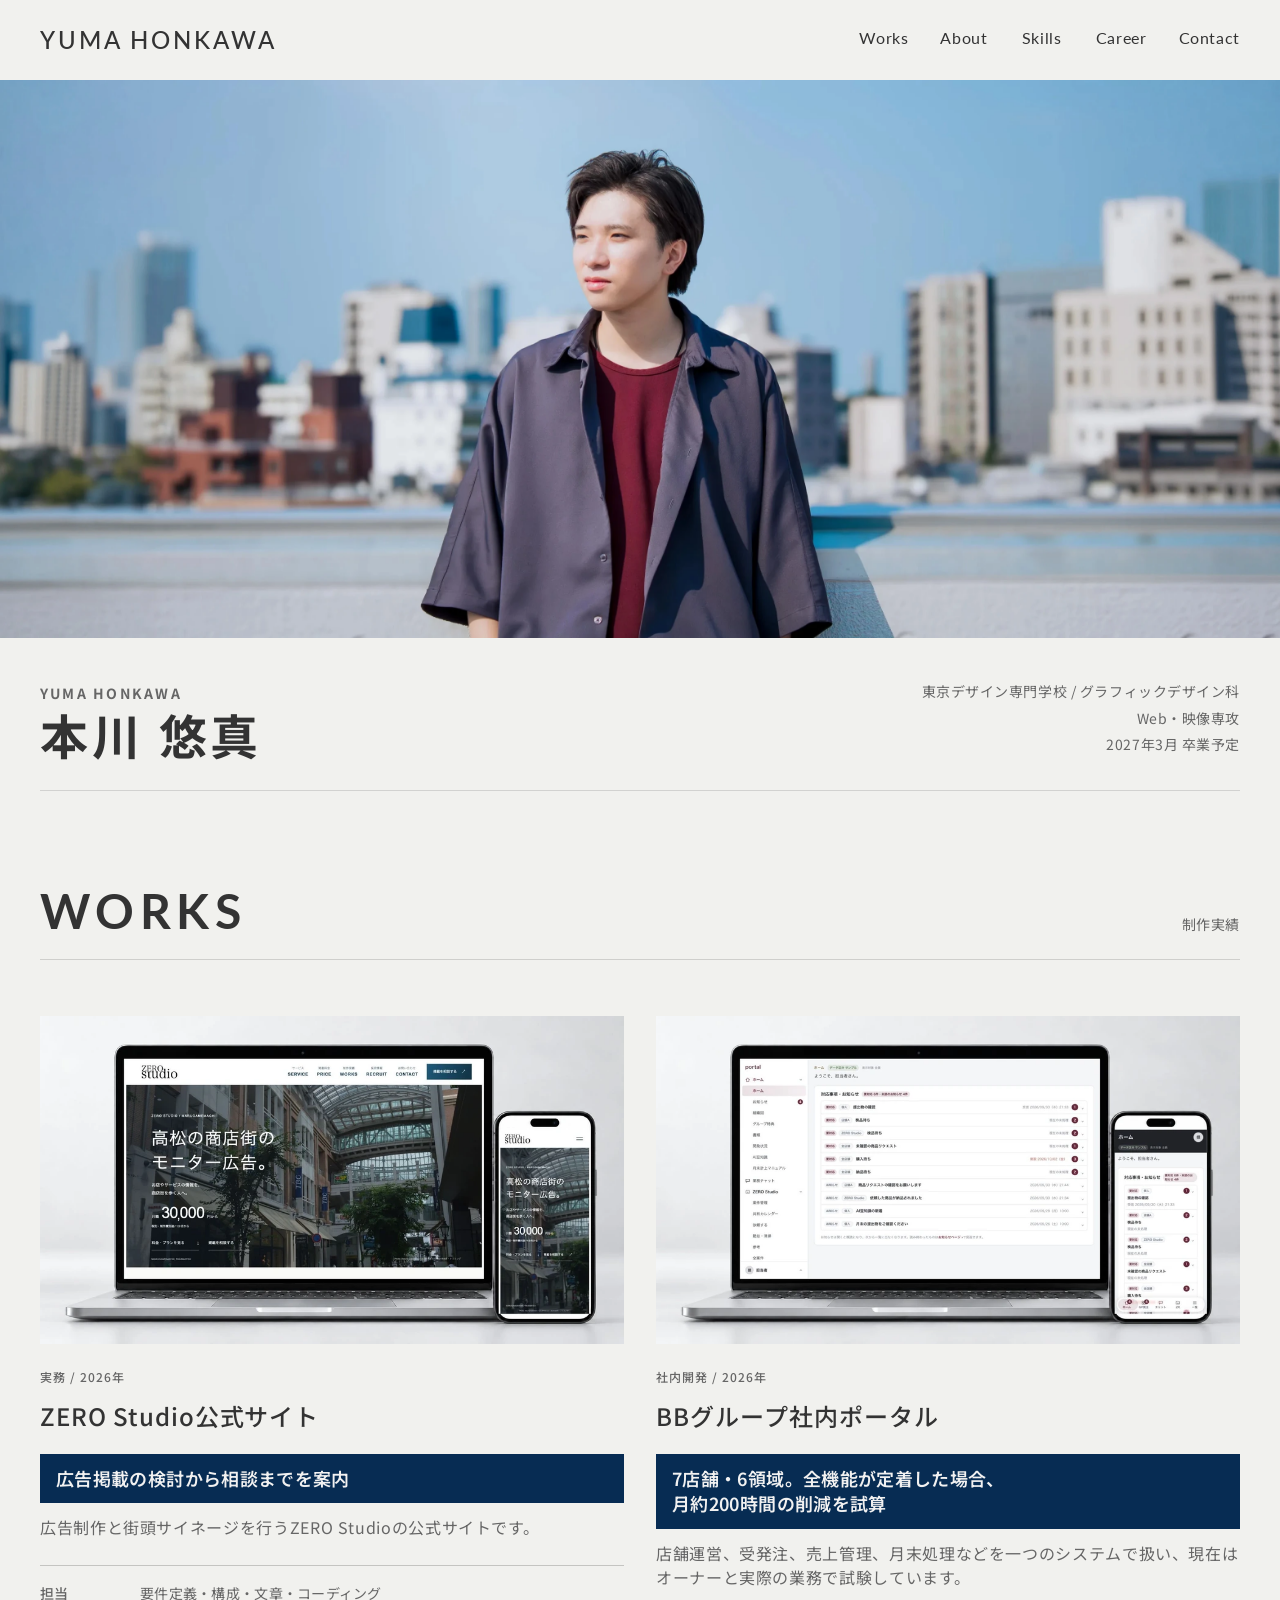
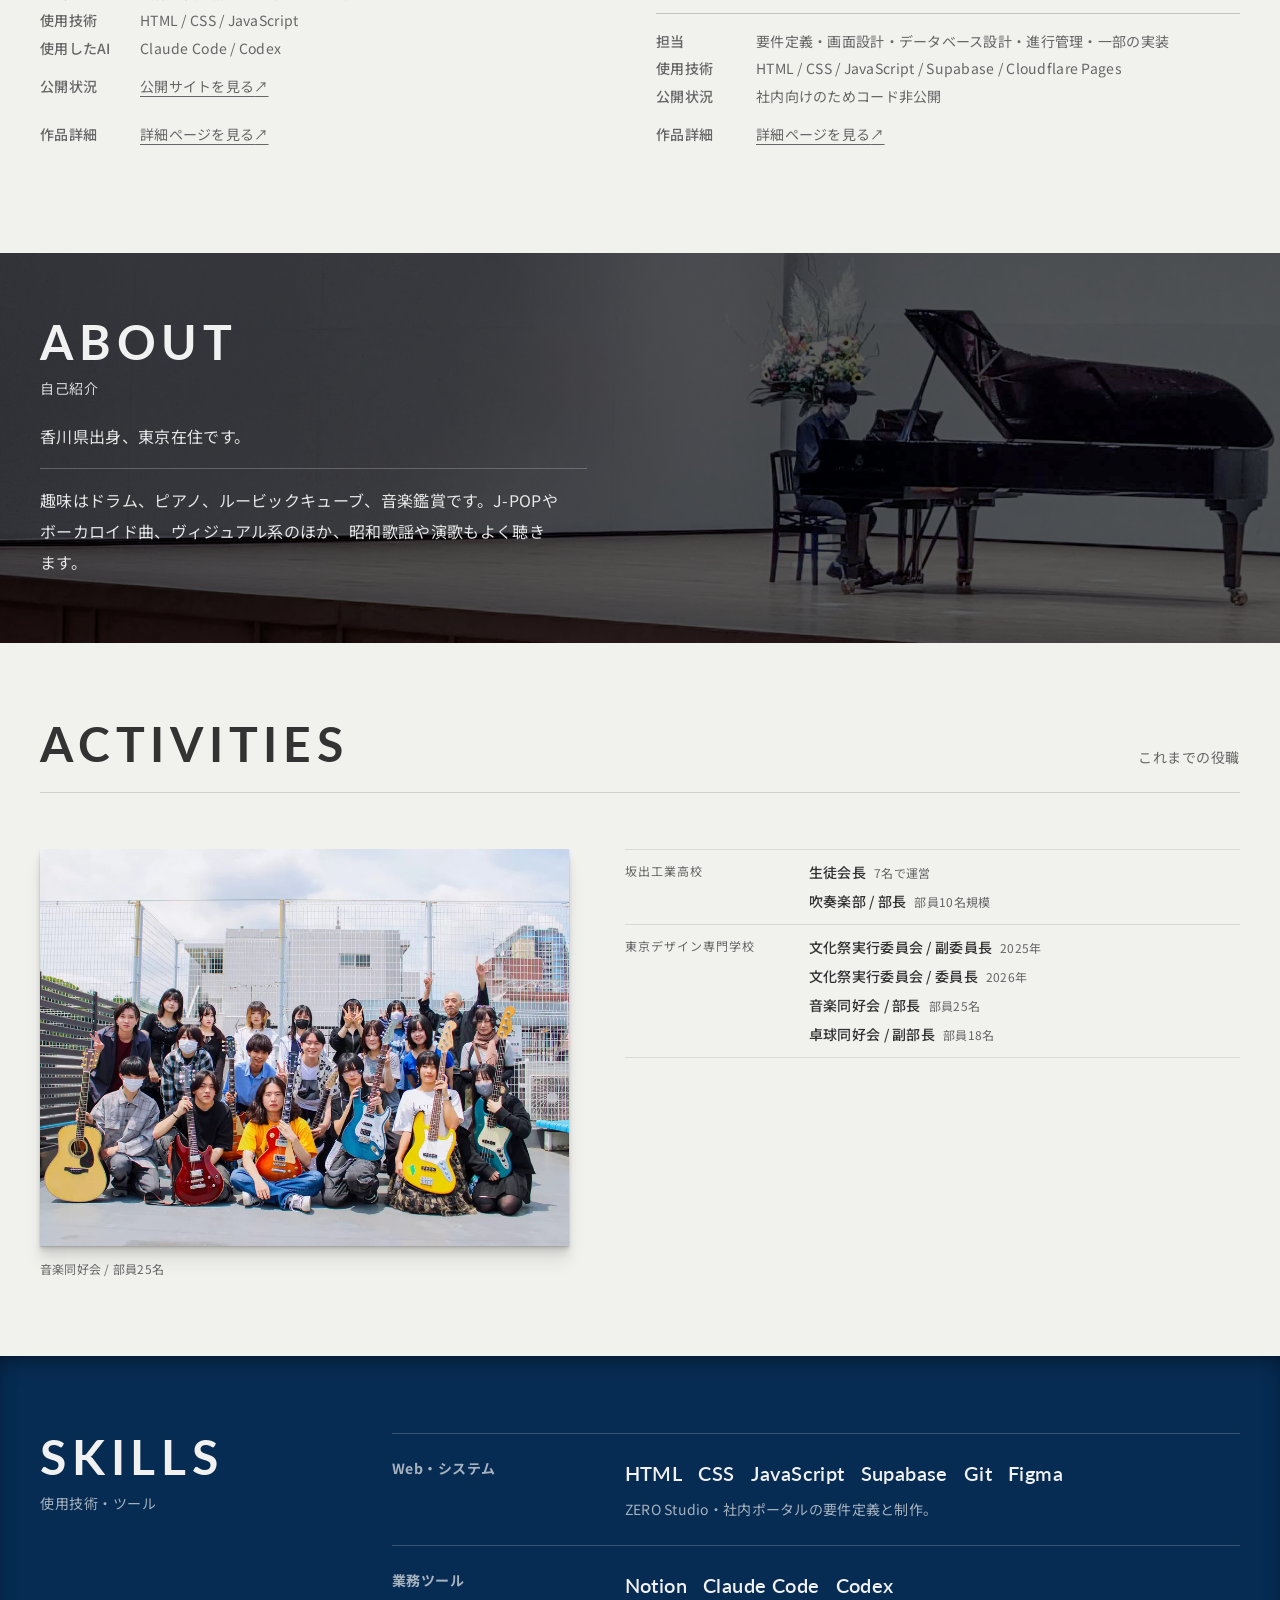
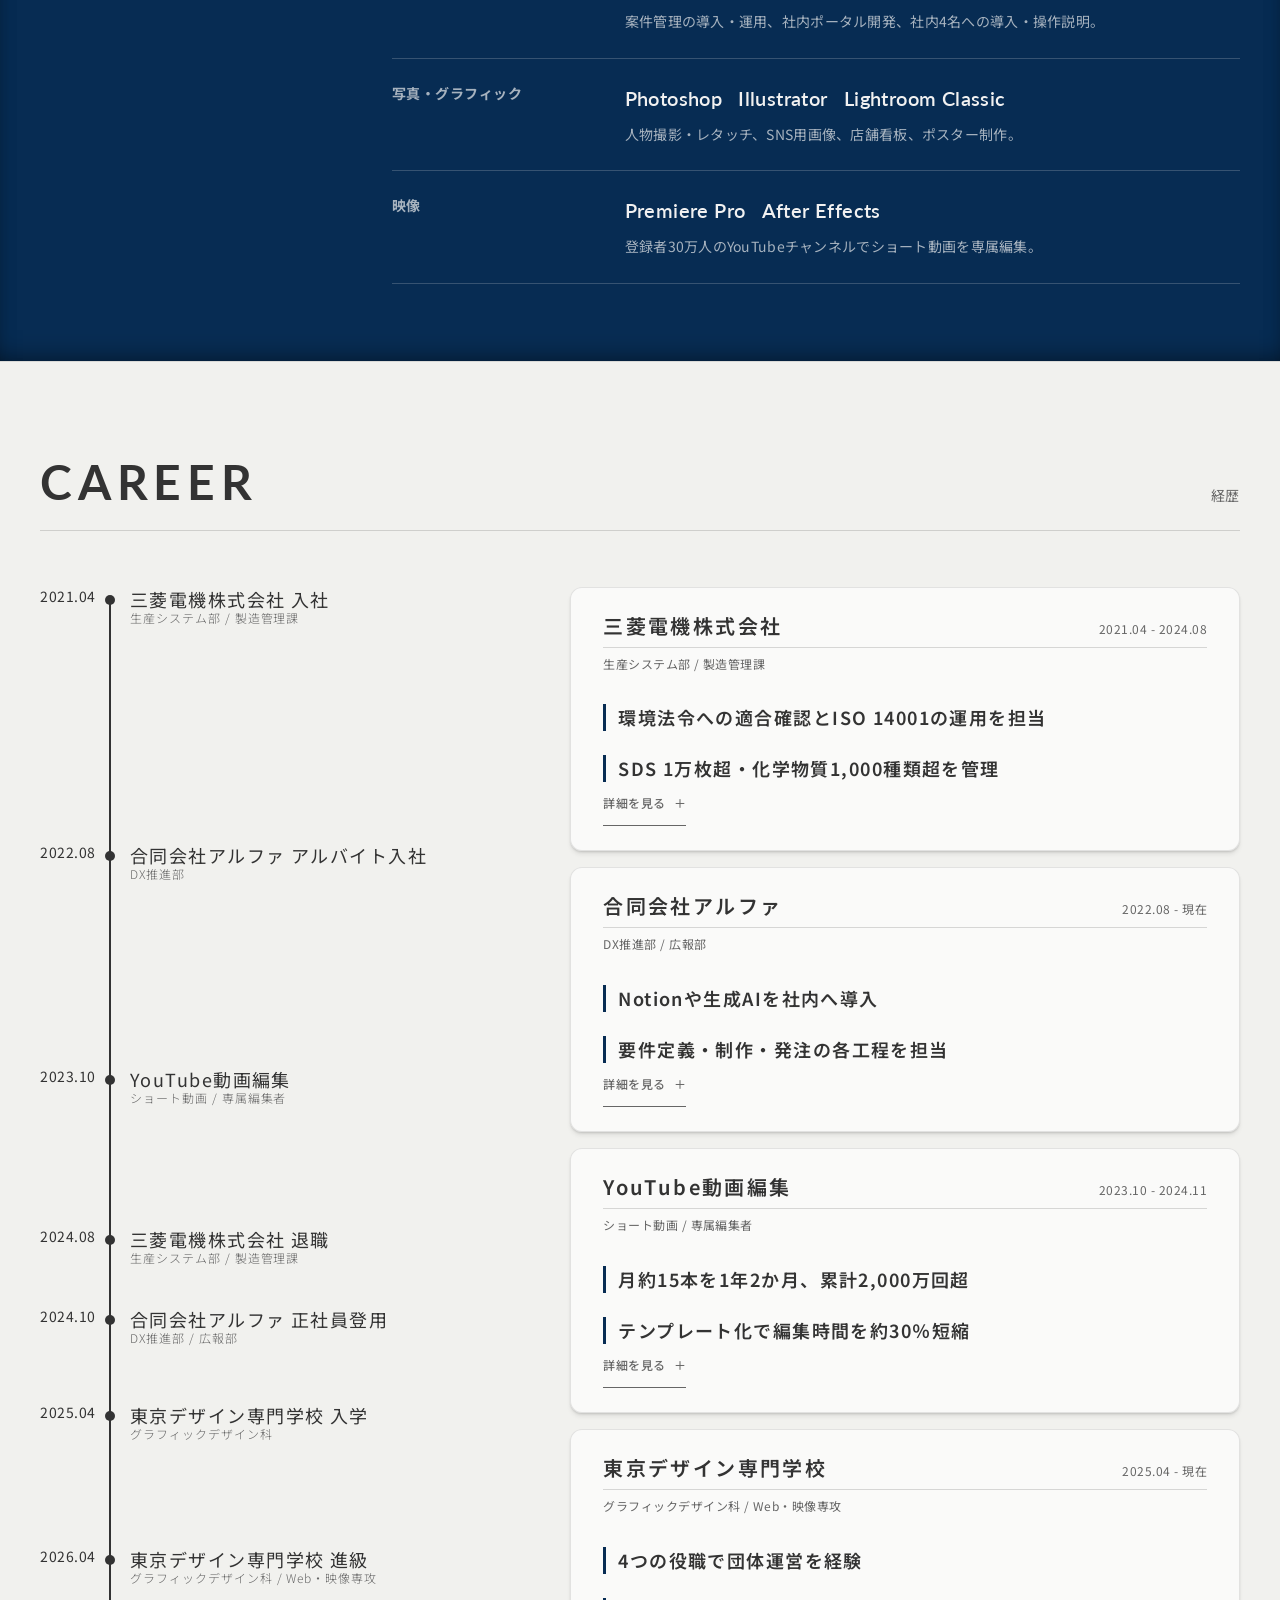
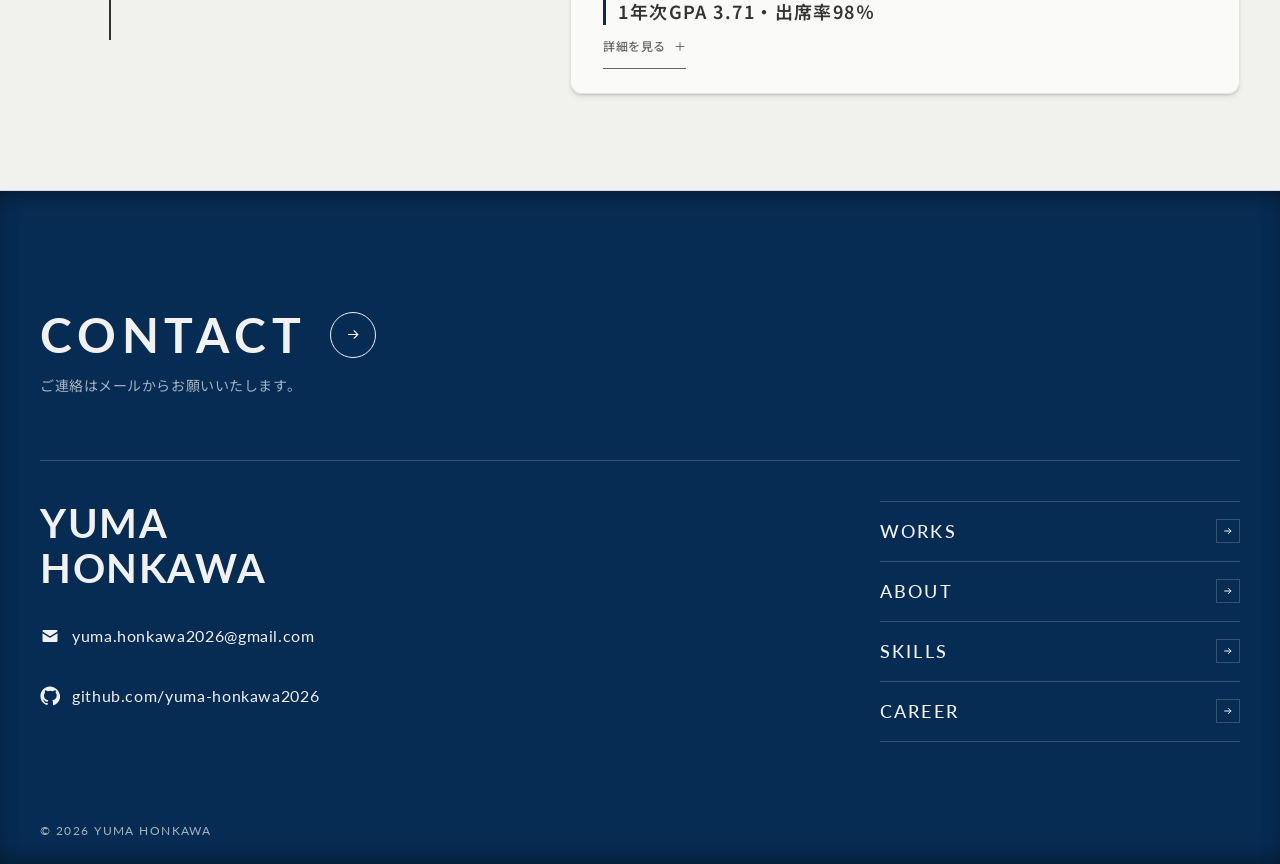
<file: index.html>
<!doctype html>
<html lang="ja">
    <head>
        <meta charset="UTF-8" />
        <meta name="viewport" content="width=device-width, initial-scale=1.0" />
        <title>本川悠真のポートフォリオ</title>
        <meta name="description" content="本川悠真の制作実績・活動・スキル・経歴をまとめたポートフォリオです。" />

        <!-- ファビコン -->
        <link rel="icon" href="favicon.ico" sizes="16x16 32x32 48x48" />
        <link rel="apple-touch-icon" href="apple-touch-icon.png" />

        <!-- OGP（SNSシェア用） -->
        <meta property="og:type" content="website" />
        <meta property="og:url" content="https://yuma-honkawa2026.github.io/" />
        <meta property="og:title" content="本川悠真のポートフォリオ" />
        <meta property="og:description" content="本川悠真の制作実績・活動・スキル・経歴をまとめたポートフォリオです。" />
        <meta property="og:site_name" content="本川悠真 Portfolio" />
        <meta property="og:locale" content="ja_JP" />
        <meta property="og:image" content="https://yuma-honkawa2026.github.io/images/ogp.jpg" />
        <meta property="og:image:width" content="1200" />
        <meta property="og:image:height" content="630" />

        <!-- Google fonts -->
        <link rel="preconnect" href="https://fonts.googleapis.com" />
        <link rel="preconnect" href="https://fonts.gstatic.com" crossorigin />
        <link
            href="https://fonts.googleapis.com/css2?family=Lato:wght@400;500;700&amp;family=Noto+Sans+JP:wght@300;400;500;600;700&amp;display=swap"
            rel="stylesheet"
        />

        <link rel="stylesheet" href="css/ress.css" />
        <link rel="stylesheet" href="css/style.css" />
        <script src="./js/main.js" defer></script>
    </head>

    <body>
        <header class="l-header">
            <nav class="p-gnav" aria-label="グローバルナビゲーション">
                <a class="l-header__logo" href="/">YUMA HONKAWA</a>

                <ul class="p-gnav__list" id="gnav-list">
                    <li class="p-gnav__item"><a class="p-gnav__link" href="#works">Works</a></li>
                    <li class="p-gnav__item"><a class="p-gnav__link" href="#about">About</a></li>
                    <li class="p-gnav__item"><a class="p-gnav__link" href="#skills">Skills</a></li>
                    <li class="p-gnav__item"><a class="p-gnav__link" href="#career">Career</a></li>
                    <li class="p-gnav__item"><a class="p-gnav__link" href="#contact">Contact</a></li>
                </ul>
            </nav>
        </header>

        <main class="l-main">
            <section class="p-hero">
                <img
                    class="p-hero__image"
                    src="images/hero-honkawa.webp"
                    alt="本川悠真のポートレート"
                    width="3132"
                    height="1417"
                    fetchpriority="high"
                />

                <div class="p-hero__detail l-inner">
                    <div class="p-hero__name">
                        <p class="p-hero__name-en">YUMA HONKAWA</p>
                        <h1 class="p-hero__name-ja">本川 悠真</h1>
                    </div>

                    <p class="p-hero__school">
                        東京デザイン専門学校 / グラフィックデザイン科<br />
                        Web・映像専攻<br />
                        2027年3月 卒業予定<br />
                    </p>
                </div>
            </section>

            <section class="p-work l-section" id="works">
                <div class="l-inner">
                    <header class="c-section-head c-section-head--primary">
                        <h2 class="c-section-title">WORKS</h2>
                        <p class="c-section-subtitle">制作実績</p>
                    </header>

                    <ul class="p-work__list">
                        <li class="p-work__item">
                            <a class="p-work__media p-work__media--link" href="zero-studio.html" tabindex="-1" aria-hidden="true">
                                <img
                                    class="p-work__image"
                                    src="images/work_zero-studio.webp"
                                    alt="ZERO Studio公式サイトのPC・スマートフォン表示"
                                    width="960"
                                    height="540"
                                    loading="lazy"
                                />
                            </a>

                            <div class="p-work__detail">
                                <p class="p-work__detail-label">実務 / 2026年</p>
                                <h3 class="p-work__detail-title">
                                    <a class="p-work__detail-title-link" href="zero-studio.html"
                                        ><span class="u-nowrap">ZERO Studio</span> <span class="u-nowrap">公式サイト</span></a
                                    >
                                </h3>
                                <p class="p-work__detail-result" data-result-reveal>
                                    <span class="p-work__detail-result-text">広告掲載の検討から相談までを案内</span>
                                </p>
                                <p class="p-work__detail-text">
                                    広告制作と街頭サイネージを行うZERO Studioの<span class="u-nowrap">公式サイトです。</span>
                                </p>
                                <dl class="p-work__detail-role">
                                    <div class="p-work__detail-row">
                                        <dt class="p-work__detail-term">担当</dt>
                                        <dd class="p-work__detail-desc">
                                            要件定義・構成・文章・<span class="u-nowrap">コーディング</span>
                                        </dd>
                                    </div>

                                    <div class="p-work__detail-row">
                                        <dt class="p-work__detail-term">使用技術</dt>
                                        <dd class="p-work__detail-desc">HTML / CSS / JavaScript</dd>
                                    </div>

                                    <div class="p-work__detail-row">
                                        <dt class="p-work__detail-term">使用したAI</dt>
                                        <dd class="p-work__detail-desc">Claude Code / Codex</dd>
                                    </div>

                                    <div class="p-work__detail-row">
                                        <dt class="p-work__detail-term">公開状況</dt>
                                        <dd class="p-work__detail-desc">
                                            <a
                                                class="p-work__detail-link"
                                                href="https://zerostudio-takamatsu.com"
                                                target="_blank"
                                                rel="noopener noreferrer"
                                                >公開サイトを見る</a
                                            >
                                        </dd>
                                    </div>

                                    <div class="p-work__detail-row">
                                        <dt class="p-work__detail-term">作品詳細</dt>
                                        <dd class="p-work__detail-desc">
                                            <a class="p-work__detail-link" href="zero-studio.html">詳細ページを見る</a>
                                        </dd>
                                    </div>
                                </dl>
                            </div>
                        </li>

                        <li class="p-work__item">
                            <a class="p-work__media p-work__media--link" href="bb-portal.html" tabindex="-1" aria-hidden="true">
                                <img
                                    class="p-work__image"
                                    src="images/work_bb-portal-card.webp"
                                    alt="社内ポータルのPC・スマートフォン表示（サンプルデータ）"
                                    width="960"
                                    height="540"
                                    loading="lazy"
                                />
                            </a>

                            <div class="p-work__detail">
                                <p class="p-work__detail-label">社内開発 / 2026年</p>
                                <h3 class="p-work__detail-title">
                                    <a class="p-work__detail-title-link" href="bb-portal.html"
                                        ><span class="u-nowrap">BBグループ</span> <span class="u-nowrap">社内ポータル</span></a
                                    >
                                </h3>
                                <p class="p-work__detail-result" data-result-reveal>
                                    <span class="p-work__detail-result-text"
                                        ><span class="p-work__detail-result-phrase">7店舗・6領域。</span><wbr /><span
                                            class="p-work__detail-result-phrase"
                                            >全機能が定着した場合、</span
                                        ><br /><span class="p-work__detail-result-phrase">月約200時間の削減を試算</span></span
                                    >
                                </p>
                                <p class="p-work__detail-text">
                                    店舗運営、受発注、売上管理、月末処理などを一つのシステムで扱い、現在はオーナーと実際の業務で試験しています。
                                </p>
                                <dl class="p-work__detail-role">
                                    <div class="p-work__detail-row">
                                        <dt class="p-work__detail-term">担当</dt>
                                        <dd class="p-work__detail-desc">
                                            <span class="u-nowrap">要件定義</span>・<span class="u-nowrap">画面設計</span>・<span
                                                class="u-nowrap"
                                                >データベース設計</span
                                            >・<span class="u-nowrap">進行管理</span>・<span class="u-nowrap">一部の実装</span>
                                        </dd>
                                    </div>

                                    <div class="p-work__detail-row">
                                        <dt class="p-work__detail-term">使用技術</dt>
                                        <dd class="p-work__detail-desc">
                                            HTML / CSS / JavaScript / Supabase&nbsp;/
                                            <span class="u-nowrap">Cloudflare Pages</span>
                                        </dd>
                                    </div>

                                    <div class="p-work__detail-row">
                                        <dt class="p-work__detail-term">公開状況</dt>
                                        <dd class="p-work__detail-desc">社内向けのためコード非公開</dd>
                                    </div>

                                    <div class="p-work__detail-row">
                                        <dt class="p-work__detail-term">作品詳細</dt>
                                        <dd class="p-work__detail-desc">
                                            <a class="p-work__detail-link" href="bb-portal.html">詳細ページを見る</a>
                                        </dd>
                                    </div>
                                </dl>
                            </div>
                        </li>
                    </ul>
                </div>
            </section>

            <section class="p-about l-section" id="about">
                <div class="l-inner">
                    <header class="c-section-head c-section-head--aside">
                        <h2 class="c-section-title">ABOUT</h2>
                        <p class="c-section-subtitle">自己紹介</p>
                    </header>

                    <div class="p-about__body">
                        <p class="p-about__text">香川県出身、東京在住です。</p>
                        <p class="p-about__text">
                            趣味はドラム、ピアノ、<span class="u-nowrap">ルービックキューブ</span>、<span
                                class="u-nowrap u-nowrap--short"
                                >音楽鑑賞です。</span
                            ><span class="u-nowrap u-nowrap--short">J-POP</span>や<span class="u-nowrap u-nowrap--short"
                                >ボーカロイド曲</span
                            >、<span class="u-nowrap u-nowrap--short">ヴィジュアル系</span>のほか、<span
                                class="u-nowrap u-nowrap--short"
                                >昭和歌謡や演歌</span
                            >もよく聴きます。
                        </p>
                    </div>
                </div>
            </section>

            <section class="p-activities l-section" id="activities">
                <div class="l-inner">
                    <header class="c-section-head c-section-head--primary">
                        <h2 class="c-section-title">ACTIVITIES</h2>
                        <p class="c-section-subtitle">これまでの役職</p>
                    </header>

                    <div class="p-activities__body">
                        <figure class="p-activities__figure">
                            <div class="p-activities__media">
                                <img
                                    class="p-activities__image"
                                    src="images/activities.webp"
                                    alt="音楽同好会の部員と撮影した集合写真"
                                    width="1200"
                                    height="742"
                                    loading="lazy"
                                    decoding="async"
                                />
                            </div>
                            <figcaption class="p-activities__caption">音楽同好会 / 部員25名</figcaption>
                        </figure>

                        <dl class="p-activities__list">
                            <div class="p-activities__row">
                                <dt class="p-activities__org">坂出工業高校</dt>
                                <dd class="p-activities__roles">
                                    <span class="p-activities__role"
                                        >生徒会長<small class="p-activities__note">7名で運営</small></span
                                    >
                                    <span class="p-activities__role"
                                        >吹奏楽部 / 部長<small class="p-activities__note">部員10名規模</small></span
                                    >
                                </dd>
                            </div>

                            <div class="p-activities__row">
                                <dt class="p-activities__org">東京デザイン専門学校</dt>
                                <dd class="p-activities__roles">
                                    <span class="p-activities__role"
                                        >文化祭実行委員会 / 副委員長<small class="p-activities__note">2025年</small></span
                                    >
                                    <span class="p-activities__role"
                                        >文化祭実行委員会 / 委員長<small class="p-activities__note">2026年</small></span
                                    >
                                    <span class="p-activities__role"
                                        >音楽同好会 / 部長<small class="p-activities__note">部員25名</small></span
                                    >
                                    <span class="p-activities__role"
                                        >卓球同好会 / 副部長<small class="p-activities__note">部員18名</small></span
                                    >
                                </dd>
                            </div>
                        </dl>
                    </div>
                </div>
            </section>

            <section class="p-skills l-section" id="skills">
                <div class="l-inner">
                    <header class="c-section-head c-section-head--aside">
                        <h2 class="c-section-title">SKILLS</h2>
                        <p class="c-section-subtitle">使用技術・ツール</p>
                    </header>

                    <dl class="p-skills__list">
                        <div class="p-skills__group">
                            <dt class="p-skills__category">Web・システム</dt>
                            <dd class="p-skills__content">
                                <p class="p-skills__items">
                                    <span class="p-skills__item">HTML</span>
                                    <span class="p-skills__item">CSS</span>
                                    <span class="p-skills__item">JavaScript</span>
                                    <span class="p-skills__item">Supabase</span>
                                    <span class="p-skills__item">Git</span>
                                    <span class="p-skills__item">Figma</span>
                                </p>
                                <p class="p-skills__usage">ZERO Studio・社内ポータルの要件定義と制作。</p>
                            </dd>
                        </div>

                        <div class="p-skills__group">
                            <dt class="p-skills__category">業務ツール</dt>
                            <dd class="p-skills__content">
                                <p class="p-skills__items">
                                    <span class="p-skills__item">Notion</span>
                                    <span class="p-skills__item">Claude Code</span>
                                    <span class="p-skills__item">Codex</span>
                                </p>
                                <p class="p-skills__usage">案件管理の導入・運用、社内ポータル開発、社内4名への導入・操作説明。</p>
                            </dd>
                        </div>

                        <div class="p-skills__group">
                            <dt class="p-skills__category">写真・グラフィック</dt>
                            <dd class="p-skills__content">
                                <p class="p-skills__items">
                                    <span class="p-skills__item">Photoshop</span>
                                    <span class="p-skills__item">Illustrator</span>
                                    <span class="p-skills__item">Lightroom Classic</span>
                                </p>
                                <p class="p-skills__usage">人物撮影・レタッチ、SNS用画像、店舗看板、ポスター制作。</p>
                            </dd>
                        </div>

                        <div class="p-skills__group">
                            <dt class="p-skills__category">映像</dt>
                            <dd class="p-skills__content">
                                <p class="p-skills__items">
                                    <span class="p-skills__item">Premiere Pro</span>
                                    <span class="p-skills__item">After Effects</span>
                                </p>
                                <p class="p-skills__usage">登録者30万人のYouTubeチャンネルでショート動画を専属編集。</p>
                            </dd>
                        </div>
                    </dl>
                </div>
            </section>

            <section class="p-career l-section" id="career">
                <div class="l-inner">
                    <header class="c-section-head c-section-head--primary">
                        <h2 class="c-section-title">CAREER</h2>
                        <p class="c-section-subtitle">経歴</p>
                    </header>

                    <div class="p-career__body">
                        <div class="p-timeline">
                            <ol class="p-timeline__list">
                                <li class="p-timeline__item" data-org="mitsubishi" style="--career-start: 0; --career-span: 16">
                                    <time class="p-timeline__date" datetime="2021-04">2021.04</time>

                                    <div class="p-timeline__body">
                                        <h3 class="p-timeline__title">
                                            三菱電機株式会社 <span class="p-timeline__event">入社</span>
                                        </h3>
                                        <p class="p-timeline__subtitle">生産システム部 / 製造管理課</p>
                                    </div>
                                </li>

                                <li class="p-timeline__item" data-org="alpha" style="--career-start: 16; --career-span: 14">
                                    <time class="p-timeline__date" datetime="2022-08">2022.08</time>

                                    <div class="p-timeline__body">
                                        <h3 class="p-timeline__title">
                                            合同会社アルファ <span class="p-timeline__event">アルバイト入社</span>
                                        </h3>
                                        <p class="p-timeline__subtitle">DX推進部</p>
                                    </div>
                                </li>

                                <li class="p-timeline__item" data-org="youtube" style="--career-start: 30; --career-span: 10">
                                    <time class="p-timeline__date" datetime="2023-10">2023.10</time>

                                    <div class="p-timeline__body">
                                        <h3 class="p-timeline__title">YouTube動画編集</h3>
                                        <p class="p-timeline__subtitle">ショート動画 / 専属編集者</p>
                                    </div>
                                </li>

                                <li class="p-timeline__item" data-org="mitsubishi" style="--career-start: 40; --career-span: 5">
                                    <time class="p-timeline__date" datetime="2024-08">2024.08</time>

                                    <div class="p-timeline__body">
                                        <h3 class="p-timeline__title">
                                            三菱電機株式会社 <span class="p-timeline__event">退職</span>
                                        </h3>
                                        <p class="p-timeline__subtitle">生産システム部 / 製造管理課</p>
                                    </div>
                                </li>

                                <li
                                    class="p-timeline__item"
                                    data-org="alpha"
                                    style="--career-start: 42; --career-span: 9; --career-shift: 3"
                                >
                                    <time class="p-timeline__date" datetime="2024-10">2024.10</time>

                                    <div class="p-timeline__body">
                                        <h3 class="p-timeline__title">
                                            合同会社アルファ <span class="p-timeline__event">正社員登用</span>
                                        </h3>
                                        <p class="p-timeline__subtitle">DX推進部 / 広報部</p>
                                    </div>
                                </li>

                                <li
                                    class="p-timeline__item"
                                    data-org="tda"
                                    style="--career-start: 48; --career-span: 12; --career-shift: 3"
                                >
                                    <time class="p-timeline__date" datetime="2025-04">2025.04</time>

                                    <div class="p-timeline__body">
                                        <h3 class="p-timeline__title">
                                            東京デザイン専門学校 <span class="p-timeline__event">入学</span>
                                        </h3>
                                        <p class="p-timeline__subtitle">グラフィックデザイン科</p>
                                    </div>
                                </li>

                                <li class="p-timeline__item" data-org="tda" style="--career-start: 60; --career-span: 5">
                                    <time class="p-timeline__date" datetime="2026-04">2026.04</time>

                                    <div class="p-timeline__body">
                                        <h3 class="p-timeline__title">
                                            東京デザイン専門学校 <span class="p-timeline__event">進級</span>
                                        </h3>
                                        <p class="p-timeline__subtitle">グラフィックデザイン科 / Web・映像専攻</p>
                                    </div>
                                </li>
                            </ol>

                            <div class="p-timeline__ranges" aria-hidden="true">
                                <span
                                    class="p-timeline__range"
                                    data-org="mitsubishi"
                                    style="--range-start: 0; --range-span: 40"
                                ></span>
                                <span
                                    class="p-timeline__range"
                                    data-org="alpha"
                                    style="--range-start: 16; --range-span: 49"
                                ></span>
                                <span
                                    class="p-timeline__range"
                                    data-org="youtube"
                                    style="--range-start: 30; --range-span: 13"
                                ></span>
                                <span
                                    class="p-timeline__range"
                                    data-org="tda"
                                    style="--range-start: 48; --range-span: 17; --range-shift: 3"
                                ></span>
                            </div>
                        </div>

                        <div class="p-career__cards">
                            <article class="p-career-card p-career-card--mitsubishi" data-org="mitsubishi">
                                <div class="p-career-card__head">
                                    <h3 class="p-career-card__title">三菱電機株式会社</h3>
                                    <p class="p-career-card__period">2021.04 - 2024.08</p>
                                </div>
                                <p class="p-career-card__role">生産システム部 / 製造管理課</p>
                                <div class="p-career-card__details" id="career-mitsubishi-details">
                                    <p class="p-career-card__lead">
                                        環境法令への適合確認と<span class="u-nowrap">ISO 14001</span>の運用を担当
                                    </p>
                                    <p class="p-career-card__text" aria-hidden="true">
                                        大気汚染防止法などに基づく排出物の適合確認を3年間担当しました。<span class="u-nowrap"
                                            >ISO 14001</span
                                        >では、文書更新、実績集計、内部監査・外部審査への対応、環境目標の管理、廃棄物処理に<span
                                            class="u-nowrap"
                                            >携わりました。</span
                                        >
                                    </p>
                                    <p class="p-career-card__lead">SDS 1万枚超・化学物質1,000種類超を管理</p>
                                    <p class="p-career-card__text" aria-hidden="true">
                                        化学物質の安全データシート（SDS）1万枚以上の内容を確認し、数千行のExcelデータで1,000種類以上の化学物質の在庫と使用状況を管理しました。
                                    </p>
                                </div>
                                <button
                                    class="p-career-card__toggle"
                                    type="button"
                                    aria-expanded="false"
                                    aria-controls="career-mitsubishi-details"
                                    data-career-toggle
                                >
                                    詳細を見る
                                </button>
                            </article>

                            <article class="p-career-card p-career-card--alpha" data-org="alpha">
                                <div class="p-career-card__head">
                                    <h3 class="p-career-card__title">合同会社アルファ</h3>
                                    <p class="p-career-card__period">2022.08 - 現在</p>
                                </div>
                                <p class="p-career-card__role">DX推進部 / 広報部</p>
                                <div class="p-career-card__details" id="career-alpha-details">
                                    <p class="p-career-card__lead">Notionや生成AIを<span class="u-nowrap">社内へ導入</span></p>
                                    <p class="p-career-card__text" aria-hidden="true">
                                        紙で管理していた案件情報をNotionへ移し、5名で4年間運用しています。生成AIは、代表の業務に合わせて<span
                                            class="u-nowrap"
                                            >Claude Code / Codex</span
                                        >で作業を実演し、それをきっかけに社内への導入が決まりました。代表・オーナー・社員2名の計4名に初期設定を行い、操作方法を説明しました。現在も4名全員が業務で利用しています。
                                    </p>
                                    <p class="p-career-card__lead">
                                        要件定義・制作・発注の<span class="u-nowrap">各工程を担当</span>
                                    </p>
                                    <p class="p-career-card__text" aria-hidden="true">
                                        人物写真の撮影・レタッチのほか、SNS用画像、店舗看板、ポスター、Webなどを制作しています。店舗看板では、各店の店長や責任者へのヒアリングをもとに掲載内容と仕様を決め、撮影、レタッチ、デザイン、印刷手配、設置、掲出後の確認までをチームで担当しました。Instagram運用では、提案した運用方針が採用され、広告を出していない期間の月間閲覧数は、2か月で約2万から約10万へ増加しました。
                                    </p>
                                </div>
                                <button
                                    class="p-career-card__toggle"
                                    type="button"
                                    aria-expanded="false"
                                    aria-controls="career-alpha-details"
                                    data-career-toggle
                                >
                                    詳細を見る
                                </button>
                            </article>

                            <article class="p-career-card p-career-card--youtube" data-org="youtube">
                                <div class="p-career-card__head">
                                    <h3 class="p-career-card__title">YouTube動画編集</h3>
                                    <p class="p-career-card__period">2023.10 - 2024.11</p>
                                </div>
                                <p class="p-career-card__role">ショート動画 / 専属編集者</p>
                                <div class="p-career-card__details" id="career-youtube-details">
                                    <p class="p-career-card__lead">
                                        月約15本を1年2か月、<span class="u-nowrap">累計2,000万回超</span>
                                    </p>
                                    <p class="p-career-card__text" aria-hidden="true">
                                        登録者30万人のチャンネルで専属編集を担当し、ショート動画を月約15本、1年2か月にわたって納品しました。担当動画の累計再生数は2,000万回を超えています。
                                    </p>
                                    <p class="p-career-card__lead">
                                        テンプレート化で編集時間を<span class="u-nowrap">約30％短縮</span>
                                    </p>
                                    <p class="p-career-card__text" aria-hidden="true">
                                        繰り返す編集作業をテンプレート化し、1本あたりの編集時間を従来より約30％<span
                                            class="u-nowrap"
                                            >短縮しました。</span
                                        >
                                    </p>
                                </div>
                                <button
                                    class="p-career-card__toggle"
                                    type="button"
                                    aria-expanded="false"
                                    aria-controls="career-youtube-details"
                                    data-career-toggle
                                >
                                    詳細を見る
                                </button>
                            </article>

                            <article class="p-career-card p-career-card--tda" data-org="tda">
                                <div class="p-career-card__head">
                                    <h3 class="p-career-card__title">東京デザイン専門学校</h3>
                                    <p class="p-career-card__period">2025.04 - 現在</p>
                                </div>
                                <p class="p-career-card__role">グラフィックデザイン科 / Web・映像専攻</p>
                                <div class="p-career-card__details" id="career-tda-details">
                                    <p class="p-career-card__lead">4つの役職で団体運営を経験</p>
                                    <p class="p-career-card__text" aria-hidden="true">
                                        文化祭実行委員会では、1年次の副委員長を経て2年次に委員長を務めています。音楽同好会では前部長の指名を受けて部長となり、卓球同好会では副部長として活動しています。
                                    </p>
                                    <p class="p-career-card__lead">1年次GPA 3.71・<span class="u-nowrap">出席率98％</span></p>
                                    <p class="p-career-card__text" aria-hidden="true">
                                        仕事と学内活動を続けながら、1年次はGPA
                                        3.71、出席率98％でした。成績審査と面接を経て、卒業生約300名のうち3名が選ばれる校友会奨学金にも採用されました。
                                    </p>
                                </div>
                                <button
                                    class="p-career-card__toggle"
                                    type="button"
                                    aria-expanded="false"
                                    aria-controls="career-tda-details"
                                    data-career-toggle
                                >
                                    詳細を見る
                                </button>
                            </article>
                        </div>
                    </div>
                </div>
            </section>
        </main>

        <footer class="l-footer" id="contact">
            <div class="p-contact">
                <div class="l-inner">
                    <div class="c-section-head c-section-head--contact">
                        <a class="p-contact__head-link" href="mailto:yuma.honkawa2026@gmail.com">
                            <h2 class="c-section-title">CONTACT</h2>
                            <span class="p-contact__arrow" aria-hidden="true">
                                <svg
                                    class="p-contact__arrow-icon"
                                    viewBox="0 0 24 24"
                                    fill="none"
                                    stroke="currentColor"
                                    stroke-width="1.8"
                                    stroke-linecap="round"
                                >
                                    <path d="M4 12h15M13 6l6 6-6 6" />
                                </svg>
                            </span>
                        </a>
                        <p class="c-section-subtitle">ご連絡はメールからお願いいたします。</p>
                    </div>

                    <div class="p-contact__wrap">
                        <div class="p-contact__profile">
                            <p class="p-contact__name">YUMA<br />HONKAWA</p>

                            <div class="p-contact__links">
                                <a class="p-contact__mail" href="mailto:yuma.honkawa2026@gmail.com">
                                    <svg class="p-contact__icon" viewBox="-2 -2 28 28" fill="currentColor" aria-hidden="true">
                                        <path
                                            d="M1.5 5.25c0-.97.78-1.75 1.75-1.75h17.5c.97 0 1.75.78 1.75 1.75v.42L12 12.5 1.5 5.67v-.42Zm0 2.8V18.75c0 .97.78 1.75 1.75 1.75h17.5c.97 0 1.75-.78 1.75-1.75V8.05l-9.55 6.2a1.75 1.75 0 0 1-1.9 0L1.5 8.05Z"
                                        />
                                    </svg>
                                    yuma.honkawa2026@gmail.com
                                </a>

                                <a
                                    class="p-contact__github"
                                    href="https://github.com/yuma-honkawa2026"
                                    target="_blank"
                                    rel="noopener"
                                >
                                    <svg class="p-contact__icon" viewBox="0 0 24 24" fill="currentColor" aria-hidden="true">
                                        <path
                                            d="M12 .5C5.7.5.5 5.7.5 12c0 5.1 3.3 9.4 7.9 10.9.6.1.8-.2.8-.6v-2c-3.2.7-3.9-1.5-3.9-1.5-.5-1.3-1.3-1.7-1.3-1.7-1.1-.7.1-.7.1-.7 1.2.1 1.8 1.2 1.8 1.2 1 1.8 2.7 1.3 3.4 1 .1-.8.4-1.3.8-1.6-2.6-.3-5.3-1.3-5.3-5.8 0-1.3.5-2.3 1.2-3.1-.1-.3-.5-1.5.1-3.1 0 0 1-.3 3.3 1.2a11.4 11.4 0 0 1 6 0C17.7 4.7 18.7 5 18.7 5c.6 1.6.2 2.8.1 3.1.8.8 1.2 1.8 1.2 3.1 0 4.5-2.7 5.5-5.3 5.8.4.4.8 1.1.8 2.2v3.3c0 .4.2.7.8.6 4.6-1.5 7.9-5.8 7.9-10.9C23.5 5.7 18.3.5 12 .5Z"
                                        />
                                    </svg>
                                    github.com/yuma-honkawa2026
                                </a>
                            </div>
                        </div>

                        <nav class="p-fnav" aria-label="フッターナビゲーション">
                            <ul class="p-fnav__list">
                                <li class="p-fnav__item">
                                    <a class="p-fnav__link" href="#works">
                                        WORKS
                                        <span class="p-fnav__mark" aria-hidden="true">
                                            <svg
                                                class="p-fnav__icon"
                                                viewBox="0 0 24 24"
                                                fill="none"
                                                stroke="currentColor"
                                                stroke-width="2.4"
                                                stroke-linecap="round"
                                            >
                                                <path d="M4 12h15M13 6l6 6-6 6" />
                                            </svg>
                                        </span>
                                    </a>
                                </li>
                                <li class="p-fnav__item">
                                    <a class="p-fnav__link" href="#about">
                                        ABOUT
                                        <span class="p-fnav__mark" aria-hidden="true">
                                            <svg
                                                class="p-fnav__icon"
                                                viewBox="0 0 24 24"
                                                fill="none"
                                                stroke="currentColor"
                                                stroke-width="2.4"
                                                stroke-linecap="round"
                                            >
                                                <path d="M4 12h15M13 6l6 6-6 6" />
                                            </svg>
                                        </span>
                                    </a>
                                </li>
                                <li class="p-fnav__item">
                                    <a class="p-fnav__link" href="#skills">
                                        SKILLS
                                        <span class="p-fnav__mark" aria-hidden="true">
                                            <svg
                                                class="p-fnav__icon"
                                                viewBox="0 0 24 24"
                                                fill="none"
                                                stroke="currentColor"
                                                stroke-width="2.4"
                                                stroke-linecap="round"
                                            >
                                                <path d="M4 12h15M13 6l6 6-6 6" />
                                            </svg>
                                        </span>
                                    </a>
                                </li>
                                <li class="p-fnav__item">
                                    <a class="p-fnav__link" href="#career">
                                        CAREER
                                        <span class="p-fnav__mark" aria-hidden="true">
                                            <svg
                                                class="p-fnav__icon"
                                                viewBox="0 0 24 24"
                                                fill="none"
                                                stroke="currentColor"
                                                stroke-width="2.4"
                                                stroke-linecap="round"
                                            >
                                                <path d="M4 12h15M13 6l6 6-6 6" />
                                            </svg>
                                        </span>
                                    </a>
                                </li>
                            </ul>
                        </nav>
                    </div>

                    <small class="l-footer__copy">&copy; 2026 YUMA HONKAWA</small>
                </div>
            </div>
        </footer>
        <nav class="p-tabbar" aria-label="セクションナビゲーション">
            <a class="p-tabbar__item" href="#works" data-tabbar-link="works">
                <svg
                    class="p-tabbar__icon"
                    width="20"
                    height="20"
                    viewBox="0 0 24 24"
                    fill="none"
                    stroke="currentColor"
                    stroke-width="1.6"
                    stroke-linecap="round"
                    stroke-linejoin="round"
                    aria-hidden="true"
                >
                    <path d="M3 7h18v12H3zM8 7V5h8v2" />
                </svg>
                <span class="p-tabbar__label">WORKS</span>
            </a>
            <a class="p-tabbar__item" href="#about" data-tabbar-link="about">
                <svg
                    class="p-tabbar__icon"
                    width="20"
                    height="20"
                    viewBox="0 0 24 24"
                    fill="none"
                    stroke="currentColor"
                    stroke-width="1.6"
                    stroke-linecap="round"
                    stroke-linejoin="round"
                    aria-hidden="true"
                >
                    <path d="M12 12a4 4 0 1 0 0-8 4 4 0 0 0 0 8ZM4 20a8 8 0 0 1 16 0" />
                </svg>
                <span class="p-tabbar__label">ABOUT</span>
            </a>
            <a class="p-tabbar__item" href="#skills" data-tabbar-link="skills">
                <svg
                    class="p-tabbar__icon"
                    width="20"
                    height="20"
                    viewBox="0 0 24 24"
                    fill="none"
                    stroke="currentColor"
                    stroke-width="1.6"
                    stroke-linecap="round"
                    stroke-linejoin="round"
                    aria-hidden="true"
                >
                    <path d="M4 7h16M4 12h16M4 17h16" />
                    <path d="M8 5v4M15 10v4M10 15v4" />
                </svg>
                <span class="p-tabbar__label">SKILLS</span>
            </a>
            <a class="p-tabbar__item" href="#career" data-tabbar-link="career">
                <svg
                    class="p-tabbar__icon"
                    width="20"
                    height="20"
                    viewBox="0 0 24 24"
                    fill="none"
                    stroke="currentColor"
                    stroke-width="1.6"
                    stroke-linecap="round"
                    stroke-linejoin="round"
                    aria-hidden="true"
                >
                    <path d="M4 19V5m0 14h16M8 15V9m4 6V7m4 8v-4" />
                </svg>
                <span class="p-tabbar__label">CAREER</span>
            </a>
            <a class="p-tabbar__item" href="#contact" data-tabbar-link="contact">
                <svg
                    class="p-tabbar__icon"
                    width="20"
                    height="20"
                    viewBox="0 0 24 24"
                    fill="none"
                    stroke="currentColor"
                    stroke-width="1.6"
                    stroke-linecap="round"
                    stroke-linejoin="round"
                    aria-hidden="true"
                >
                    <path d="M3 6h18v12H3zM3 7l9 6 9-6" />
                </svg>
                <span class="p-tabbar__label">CONTACT</span>
            </a>
        </nav>
    </body>
</html>
</file>
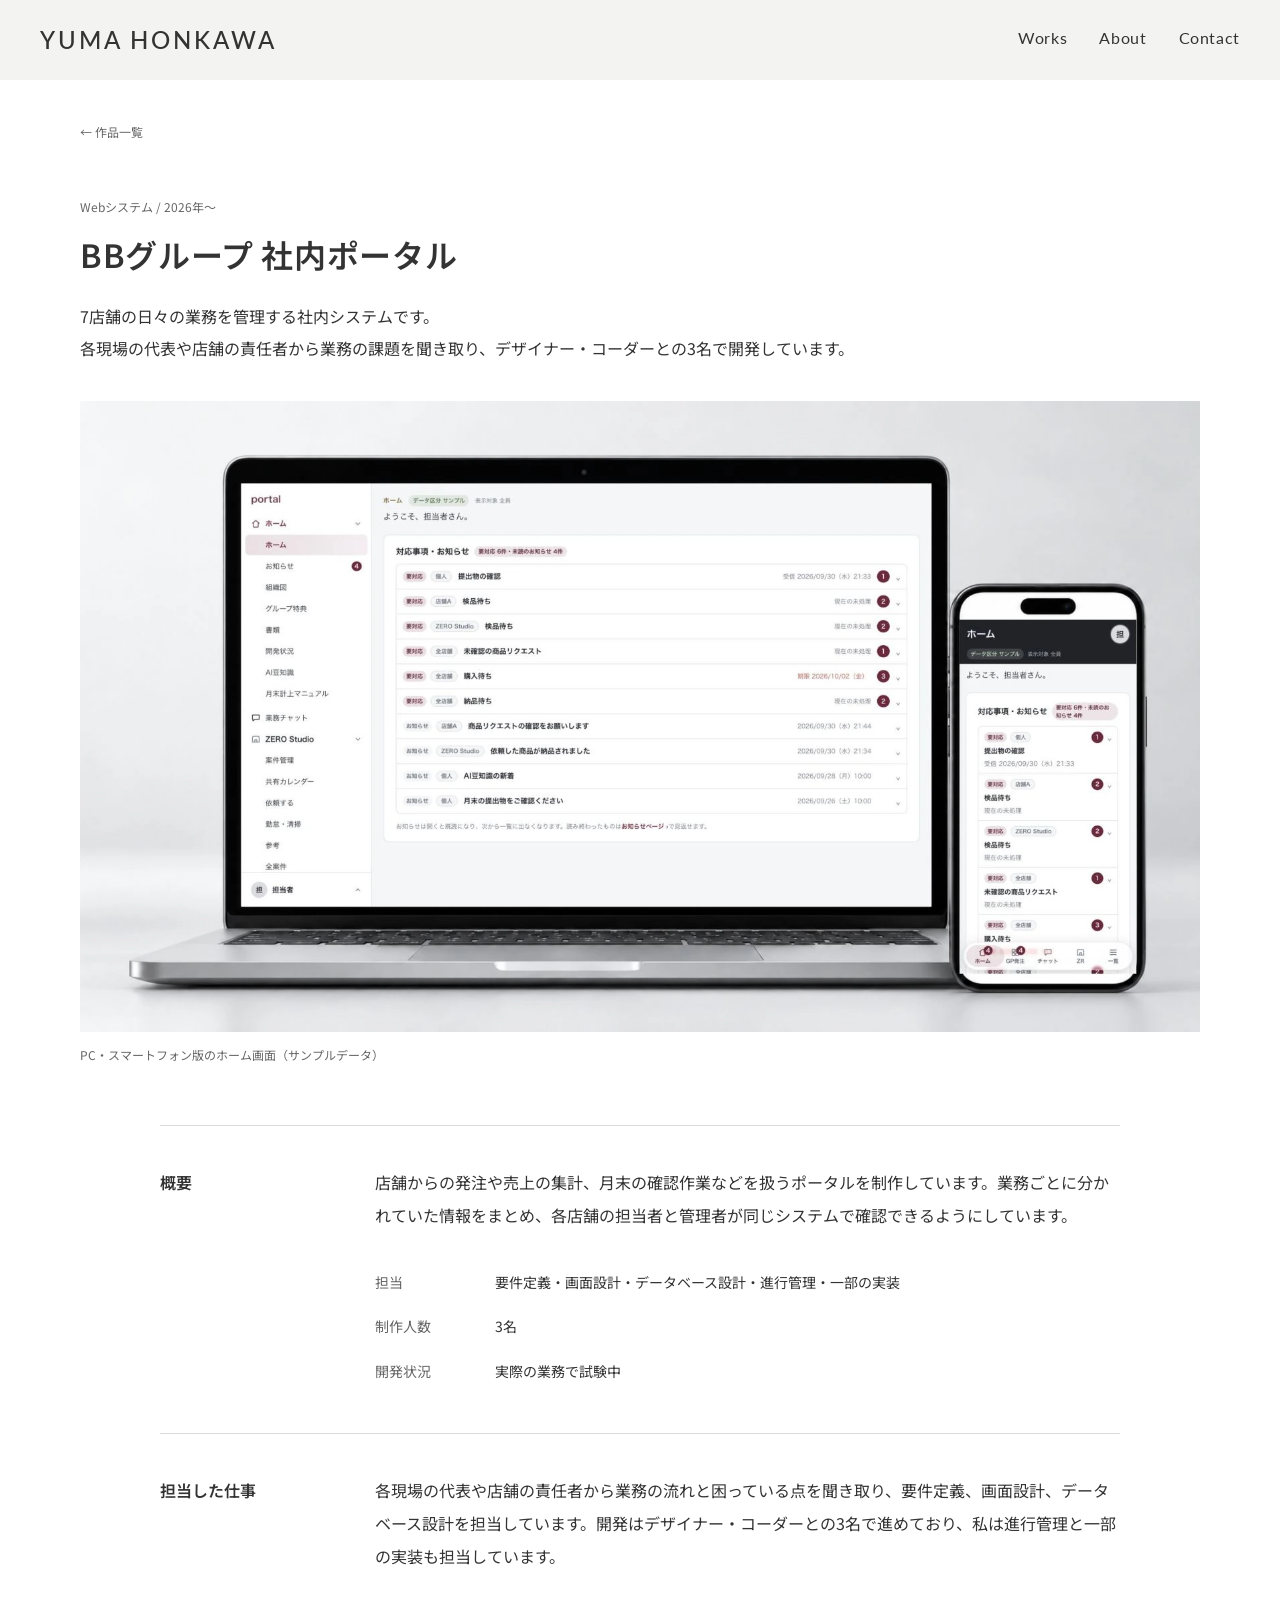
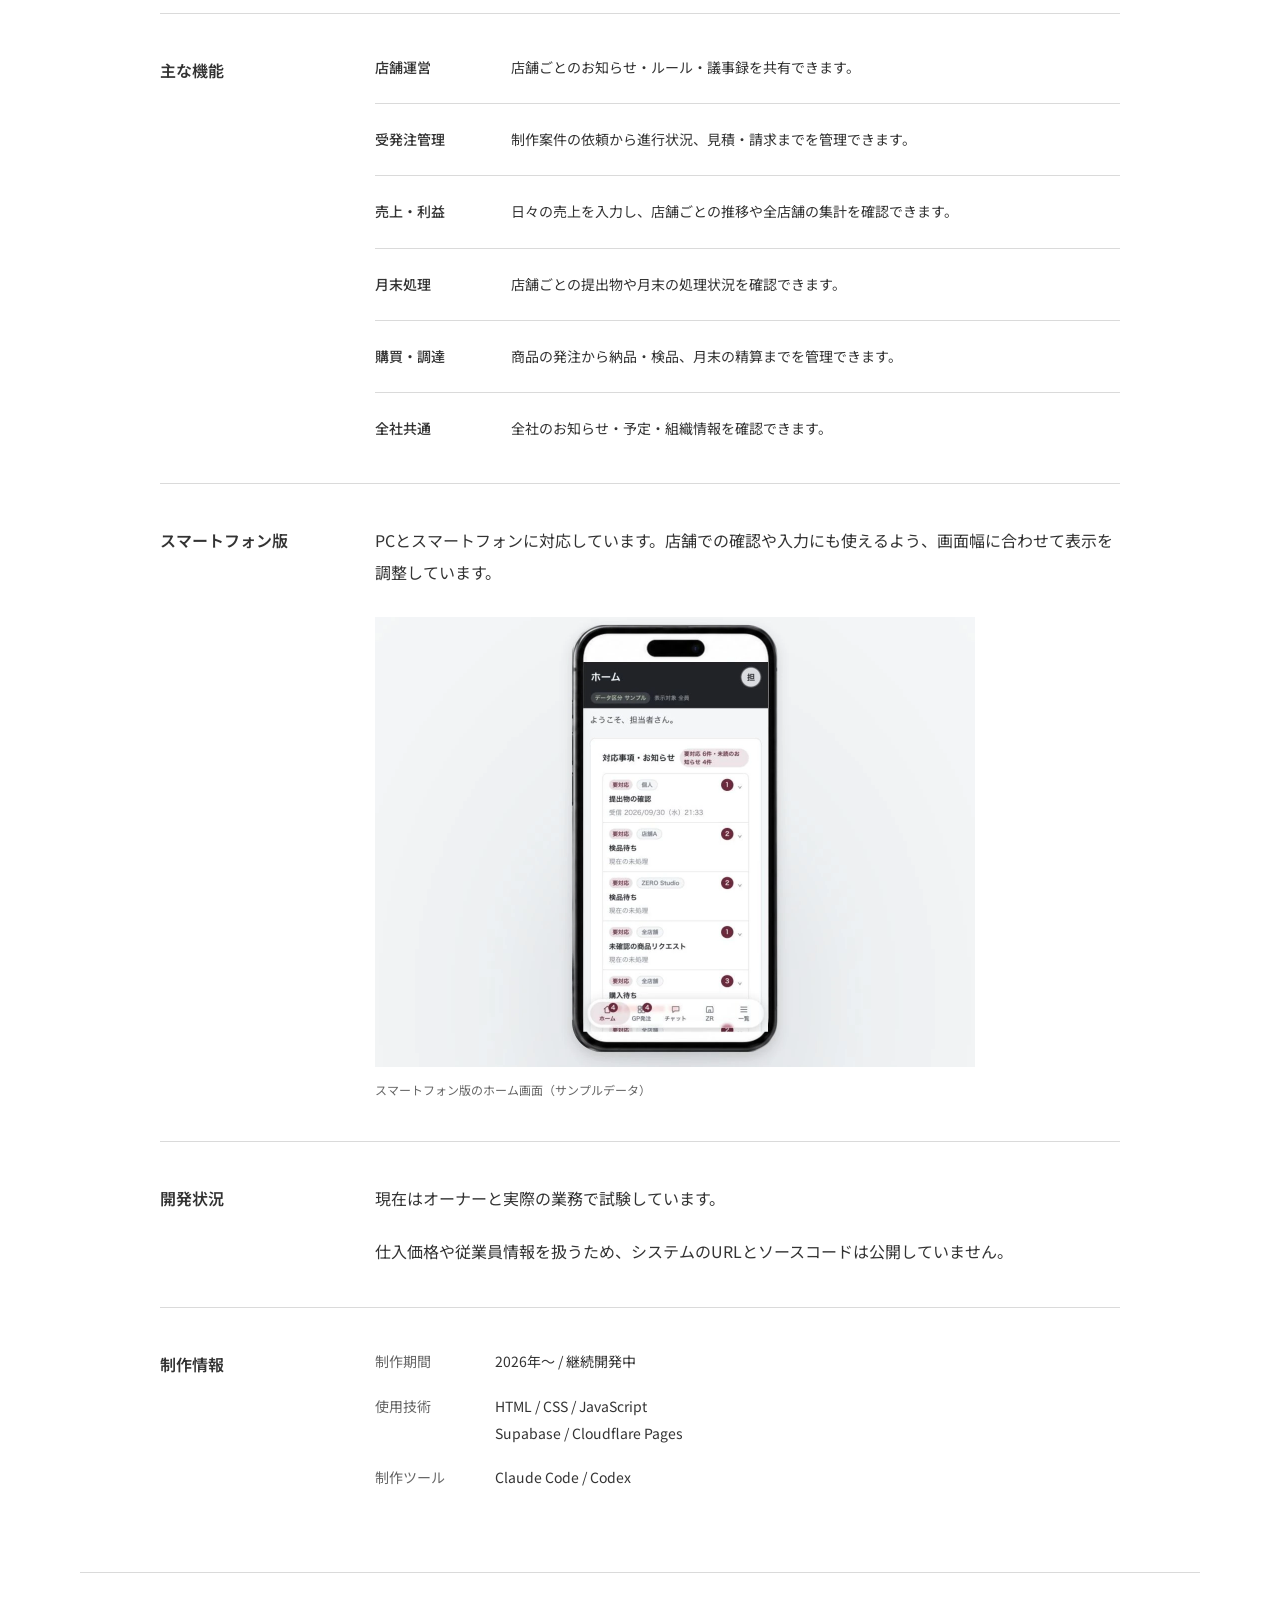
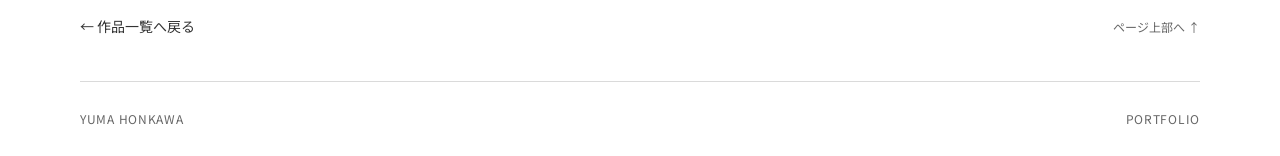
<file: bb-portal.html>
<!doctype html>
<html lang="ja">
    <head>
        <meta charset="UTF-8" />
        <meta name="viewport" content="width=device-width, initial-scale=1.0" />
        <title>BBグループ 社内ポータル｜本川悠真</title>
        <meta name="description" content="7店舗の複数業務を扱う社内ポータルの制作実績。" />
        <meta property="og:type" content="article" />
        <meta property="og:url" content="https://yuma-honkawa2026.github.io/bb-portal.html" />
        <meta property="og:title" content="BBグループ 社内ポータル｜本川悠真 Portfolio" />
        <meta property="og:description" content="7店舗の複数業務を扱う社内ポータルの制作実績。" />
        <meta property="og:site_name" content="本川悠真 Portfolio" />
        <meta property="og:locale" content="ja_JP" />
        <meta property="og:image" content="https://yuma-honkawa2026.github.io/images/bb-portal-desktop.webp" />
        <link rel="icon" href="favicon.ico" sizes="16x16 32x32 48x48" />
        <link rel="apple-touch-icon" href="apple-touch-icon.png" />

        <link rel="preconnect" href="https://fonts.googleapis.com" />
        <link rel="preconnect" href="https://fonts.gstatic.com" crossorigin />
        <link
            href="https://fonts.googleapis.com/css2?family=Lato:wght@400;500;700&family=Noto+Sans+JP:wght@300;400;500;600;700&display=swap"
            rel="stylesheet"
        />

        <link rel="stylesheet" href="css/ress.css" />
        <link rel="stylesheet" href="css/style.css" />
        <link rel="stylesheet" href="css/work-detail.css" />
    </head>
    <body class="p-case" id="top">
        <a class="c-skip-link" href="#main">本文へ</a>
        <header class="l-header">
            <nav class="p-gnav" aria-label="グローバルナビゲーション">
                <a class="l-header__logo" href="./">YUMA HONKAWA</a>
                <ul class="p-gnav__list">
                    <li class="p-gnav__item"><a class="p-gnav__link" href="index.html#works">Works</a></li>
                    <li class="p-gnav__item"><a class="p-gnav__link" href="index.html#about">About</a></li>
                    <li class="p-gnav__item"><a class="p-gnav__link" href="index.html#contact">Contact</a></li>
                </ul>
            </nav>
        </header>
        <main class="p-case__main" id="main">
            <header class="p-case__header">
                <a class="p-case__back-link" href="index.html#works">← 作品一覧</a>
                <p class="p-case__type">Webシステム / 2026年〜</p>
                <h1 class="p-case__title">BBグループ 社内ポータル</h1>
                <p class="p-case__intro p-case__text">
                    7店舗の日々の業務を管理する<span class="u-nowrap">社内システムです。</span>
                    <br class="p-case__break" />
                    各現場の代表や店舗の責任者から業務の課題を聞き取り、デザイナー・コーダーとの3名で開発しています。
                </p>
            </header>
            <figure class="p-case__visual">
                <img
                    class="p-case__image"
                    src="images/bb-portal-desktop.webp"
                    alt="社内ポータルのPC・スマートフォン表示（サンプルデータ）"
                    width="1672"
                    height="941"
                    fetchpriority="high"
                />
                <figcaption class="p-case__caption">PC・スマートフォン版のホーム画面（サンプルデータ）</figcaption>
            </figure>
            <div class="p-case__body">
                <section class="p-case__section" id="overview">
                    <h2 class="p-case__heading">概要</h2>
                    <div class="p-case__section-body">
                        <p class="p-case__text">
                            店舗からの発注や売上の集計、月末の確認作業などを扱うポータルを制作しています。業務ごとに分かれていた情報をまとめ、各店舗の担当者と管理者が同じシステムで<span
                                class="u-nowrap"
                                >確認できるようにしています。</span
                            >
                        </p>
                        <dl class="p-case__facts">
                            <div class="p-case__fact">
                                <dt class="p-case__fact-title">担当</dt>
                                <dd class="p-case__fact-text">
                                    <span class="u-nowrap">要件定義</span>・<span class="u-nowrap">画面設計</span>・<span
                                        class="u-nowrap"
                                        >データベース設計</span
                                    >・<span class="u-nowrap">進行管理</span>・<span class="u-nowrap">一部の実装</span>
                                </dd>
                            </div>
                            <div class="p-case__fact">
                                <dt class="p-case__fact-title">制作人数</dt>
                                <dd class="p-case__fact-text">3名</dd>
                            </div>
                            <div class="p-case__fact">
                                <dt class="p-case__fact-title">開発状況</dt>
                                <dd class="p-case__fact-text">実際の業務で試験中</dd>
                            </div>
                        </dl>
                    </div>
                </section>
                <section class="p-case__section" id="role">
                    <h2 class="p-case__heading">担当した仕事</h2>
                    <div class="p-case__section-body">
                        <p class="p-case__text">
                            各現場の代表や店舗の責任者から業務の流れと困っている点を聞き取り、要件定義、画面設計、データベース設計を担当しています。開発はデザイナー・コーダーとの3名で進めており、私は進行管理と一部の実装も<span
                                class="u-nowrap"
                                >担当しています。</span
                            >
                        </p>
                    </div>
                </section>
                <section class="p-case__section" id="features">
                    <h2 class="p-case__heading">主な機能</h2>
                    <div class="p-case__section-body">
                        <dl class="p-case__features">
                            <div class="p-case__feature">
                                <dt class="p-case__feature-title">店舗運営</dt>
                                <dd class="p-case__feature-text">店舗ごとのお知らせ・ルール・議事録を共有できます。</dd>
                            </div>
                            <div class="p-case__feature">
                                <dt class="p-case__feature-title">受発注管理</dt>
                                <dd class="p-case__feature-text">制作案件の依頼から進行状況、見積・請求までを管理できます。</dd>
                            </div>
                            <div class="p-case__feature">
                                <dt class="p-case__feature-title">売上・利益</dt>
                                <dd class="p-case__feature-text">
                                    日々の売上を入力し、店舗ごとの推移や全店舗の集計を確認できます。
                                </dd>
                            </div>
                            <div class="p-case__feature">
                                <dt class="p-case__feature-title">月末処理</dt>
                                <dd class="p-case__feature-text">店舗ごとの提出物や月末の処理状況を確認できます。</dd>
                            </div>
                            <div class="p-case__feature">
                                <dt class="p-case__feature-title">購買・調達</dt>
                                <dd class="p-case__feature-text">商品の発注から納品・検品、月末の精算までを管理できます。</dd>
                            </div>
                            <div class="p-case__feature">
                                <dt class="p-case__feature-title">全社共通</dt>
                                <dd class="p-case__feature-text">全社のお知らせ・予定・組織情報を確認できます。</dd>
                            </div>
                        </dl>
                    </div>
                </section>
                <section class="p-case__section" id="screens">
                    <h2 class="p-case__heading">スマートフォン版</h2>
                    <div class="p-case__section-body">
                        <p class="p-case__text">
                            PCとスマートフォンに対応しています。店舗での確認や入力にも使えるよう、画面幅に合わせて表示を調整しています。
                        </p>
                        <figure class="p-case__mobile">
                            <img
                                class="p-case__mobile-image"
                                src="images/bb-portal-mobile.webp"
                                alt="社内ポータルのスマートフォン版ホーム画面（サンプルデータ）"
                                width="1200"
                                height="900"
                                loading="lazy"
                            />
                            <figcaption class="p-case__caption">スマートフォン版のホーム画面（サンプルデータ）</figcaption>
                        </figure>
                    </div>
                </section>
                <section class="p-case__section" id="status">
                    <h2 class="p-case__heading">開発状況</h2>
                    <div class="p-case__section-body">
                        <p class="p-case__text">現在はオーナーと実際の業務で試験しています。</p>
                        <p class="p-case__text">
                            仕入価格や従業員情報を扱うため、システムのURLとソースコードは公開していません。
                        </p>
                    </div>
                </section>
                <section class="p-case__section" id="credits">
                    <h2 class="p-case__heading">制作情報</h2>
                    <div class="p-case__section-body">
                        <dl class="p-case__credits">
                            <div class="p-case__credit">
                                <dt class="p-case__credit-title">制作期間</dt>
                                <dd class="p-case__credit-text">2026年〜 / 継続開発中</dd>
                            </div>
                            <div class="p-case__credit">
                                <dt class="p-case__credit-title">使用技術</dt>
                                <dd class="p-case__credit-text">HTML / CSS / JavaScript<br />Supabase / Cloudflare Pages</dd>
                            </div>
                            <div class="p-case__credit">
                                <dt class="p-case__credit-title">制作ツール</dt>
                                <dd class="p-case__credit-text">Claude Code / Codex</dd>
                            </div>
                        </dl>
                    </div>
                </section>
            </div>
            <nav class="p-case__nav" aria-label="作品ページ">
                <a class="p-case__nav-link" href="index.html#works">← 作品一覧へ戻る</a>
                <a class="p-case__nav-link" href="#top">ページ上部へ ↑</a>
            </nav>
        </main>
        <footer class="p-case__footer">
            <span class="p-case__footer-text">YUMA HONKAWA</span><span class="p-case__footer-text">PORTFOLIO</span>
        </footer>
    </body>
</html>
</file>
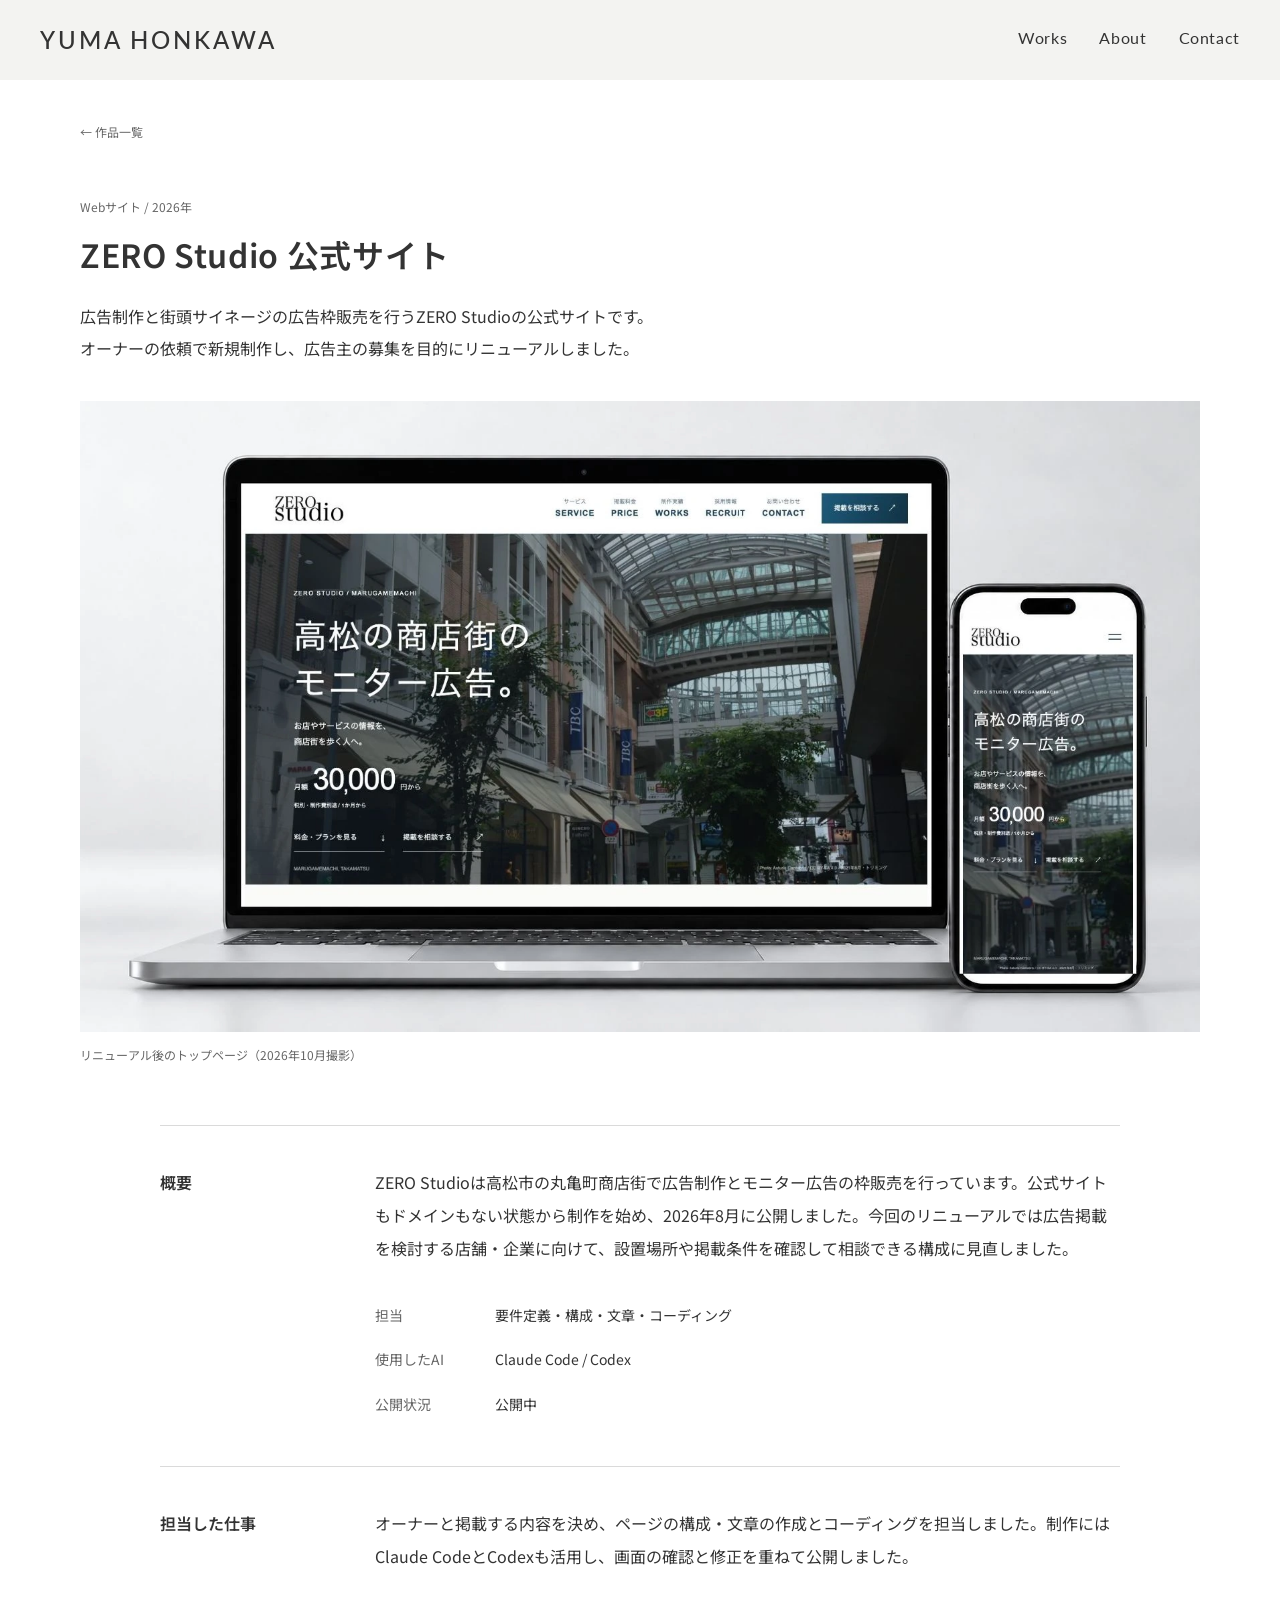
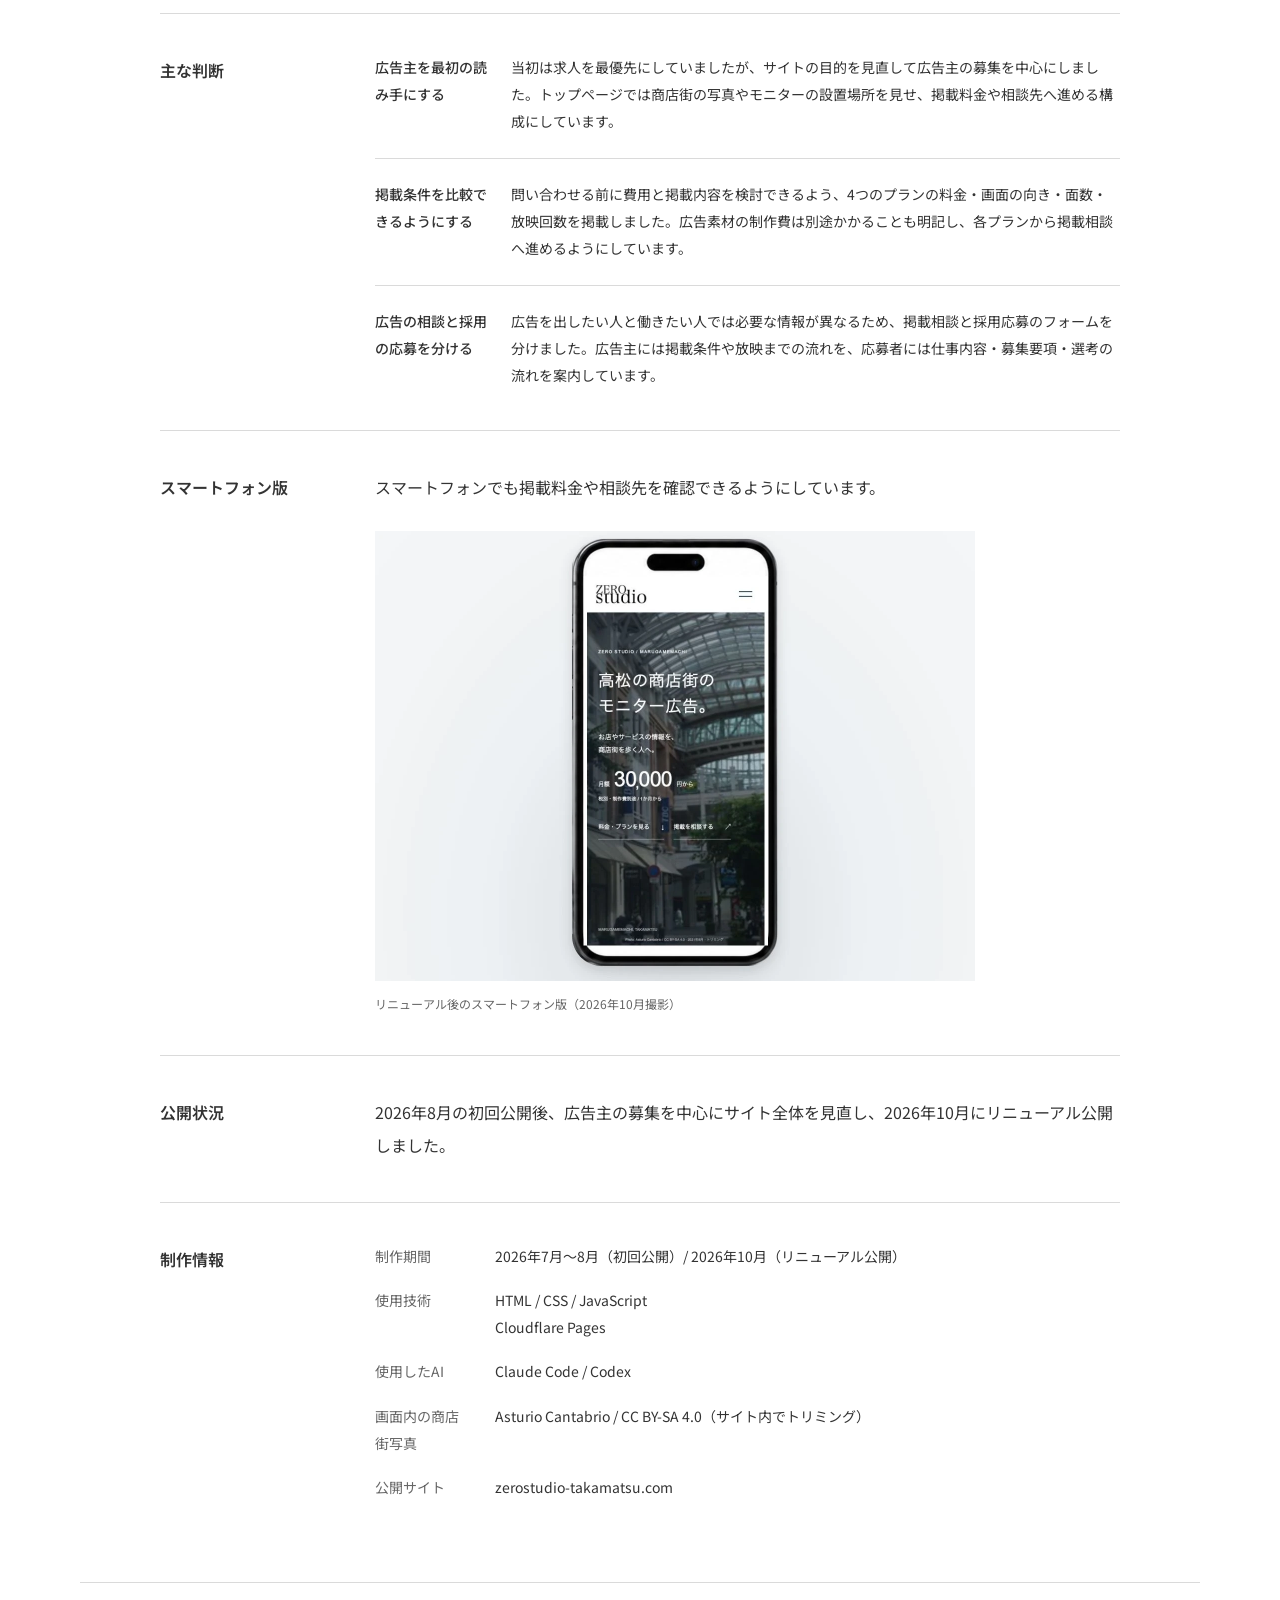
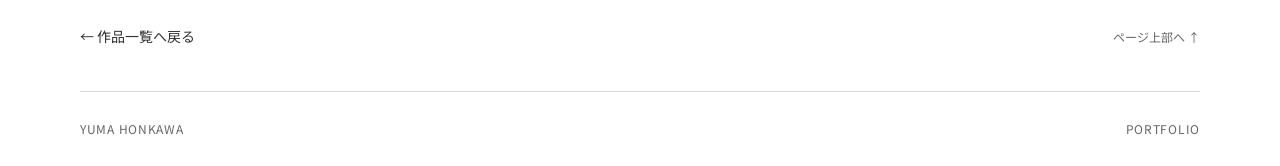
<file: zero-studio.html>
<!doctype html>
<html lang="ja">
    <head>
        <meta charset="UTF-8" />
        <meta name="viewport" content="width=device-width, initial-scale=1.0" />
        <title>ZERO Studio 公式サイト｜本川悠真</title>
        <meta
            name="description"
            content="高松のZERO Studio公式サイトの制作・リニューアル実績。広告主募集を目的に、要件定義・構成・文章・コーディングを担当しました。"
        />
        <meta property="og:type" content="article" />
        <meta property="og:url" content="https://yuma-honkawa2026.github.io/zero-studio.html" />
        <meta property="og:title" content="ZERO Studio 公式サイト｜本川悠真 Portfolio" />
        <meta
            property="og:description"
            content="高松のZERO Studio公式サイトの制作・リニューアル実績。広告主募集を目的に、要件定義・構成・文章・コーディングを担当しました。"
        />
        <meta property="og:site_name" content="本川悠真 Portfolio" />
        <meta property="og:locale" content="ja_JP" />
        <meta property="og:image" content="https://yuma-honkawa2026.github.io/images/zero-studio-pc.webp" />
        <link rel="icon" href="favicon.ico" sizes="16x16 32x32 48x48" />
        <link rel="apple-touch-icon" href="apple-touch-icon.png" />

        <link rel="preconnect" href="https://fonts.googleapis.com" />
        <link rel="preconnect" href="https://fonts.gstatic.com" crossorigin />
        <link
            href="https://fonts.googleapis.com/css2?family=Lato:wght@400;500;700&family=Noto+Sans+JP:wght@300;400;500;600;700&display=swap"
            rel="stylesheet"
        />

        <link rel="stylesheet" href="css/ress.css" />
        <link rel="stylesheet" href="css/style.css" />
        <link rel="stylesheet" href="css/work-detail.css" />
    </head>
    <body class="p-case" id="top">
        <a class="c-skip-link" href="#main">本文へ</a>
        <header class="l-header">
            <nav class="p-gnav" aria-label="グローバルナビゲーション">
                <a class="l-header__logo" href="./">YUMA HONKAWA</a>
                <ul class="p-gnav__list">
                    <li class="p-gnav__item"><a class="p-gnav__link" href="index.html#works">Works</a></li>
                    <li class="p-gnav__item"><a class="p-gnav__link" href="index.html#about">About</a></li>
                    <li class="p-gnav__item"><a class="p-gnav__link" href="index.html#contact">Contact</a></li>
                </ul>
            </nav>
        </header>
        <main class="p-case__main" id="main">
            <header class="p-case__header">
                <a class="p-case__back-link" href="index.html#works">← 作品一覧</a>
                <p class="p-case__type">Webサイト / 2026年</p>
                <h1 class="p-case__title">ZERO Studio 公式サイト</h1>
                <p class="p-case__intro p-case__text">
                    広告制作と街頭サイネージの広告枠販売を行うZERO Studioの公式サイトです。
                    <br class="p-case__break" />
                    オーナーの依頼で新規制作し、広告主の募集を目的にリニューアルしました。
                </p>
            </header>
            <figure class="p-case__visual">
                <img
                    class="p-case__image"
                    src="images/zero-studio-pc.webp"
                    alt="ZERO Studio公式サイトのPC・スマートフォン表示"
                    width="1672"
                    height="941"
                    fetchpriority="high"
                />
                <figcaption class="p-case__caption">リニューアル後のトップページ（2026年10月撮影）</figcaption>
            </figure>
            <div class="p-case__body">
                <section class="p-case__section" id="overview">
                    <h2 class="p-case__heading">概要</h2>
                    <div class="p-case__section-body">
                        <p class="p-case__text">
                            ZERO Studioは高松市の丸亀町商店街で広告制作とモニター広告の枠販売を行っています。公式サイトもドメインもない状態から制作を始め、2026年8月に公開しました。今回のリニューアルでは広告掲載を検討する店舗・企業に向けて、設置場所や掲載条件を確認して相談できる構成に見直しました。
                        </p>
                        <dl class="p-case__facts">
                            <div class="p-case__fact">
                                <dt class="p-case__fact-title">担当</dt>
                                <dd class="p-case__fact-text">
                                    要件定義・構成・文章・<span class="u-nowrap">コーディング</span>
                                </dd>
                            </div>
                            <div class="p-case__fact">
                                <dt class="p-case__fact-title">使用したAI</dt>
                                <dd class="p-case__fact-text">Claude Code / Codex</dd>
                            </div>
                            <div class="p-case__fact">
                                <dt class="p-case__fact-title">公開状況</dt>
                                <dd class="p-case__fact-text">公開中</dd>
                            </div>
                        </dl>
                    </div>
                </section>
                <section class="p-case__section" id="role">
                    <h2 class="p-case__heading">担当した仕事</h2>
                    <div class="p-case__section-body">
                        <p class="p-case__text">
                            オーナーと掲載する内容を決め、ページの構成・文章の作成と<span class="u-nowrap">コーディング</span>を担当しました。制作にはClaude CodeとCodexも活用し、画面の確認と修正を重ねて公開しました。
                        </p>
                    </div>
                </section>
                <section class="p-case__section" id="decisions">
                    <h2 class="p-case__heading">主な判断</h2>
                    <div class="p-case__section-body">
                        <dl class="p-case__features">
                            <div class="p-case__feature">
                                <dt class="p-case__feature-title">広告主を最初の読み手にする</dt>
                                <dd class="p-case__feature-text">
                                    当初は求人を最優先にしていましたが、サイトの目的を見直して広告主の募集を中心にしました。トップページでは商店街の写真やモニターの設置場所を見せ、掲載料金や相談先へ進める構成にしています。
                                </dd>
                            </div>
                            <div class="p-case__feature">
                                <dt class="p-case__feature-title">掲載条件を比較できるようにする</dt>
                                <dd class="p-case__feature-text">
                                    問い合わせる前に費用と掲載内容を検討できるよう、4つのプランの料金・画面の向き・面数・放映回数を掲載しました。広告素材の制作費は別途かかることも明記し、各プランから掲載相談へ進めるようにしています。
                                </dd>
                            </div>
                            <div class="p-case__feature">
                                <dt class="p-case__feature-title">広告の相談と採用の応募を分ける</dt>
                                <dd class="p-case__feature-text">
                                    広告を出したい人と働きたい人では必要な情報が異なるため、掲載相談と採用応募のフォームを分けました。広告主には掲載条件や放映までの流れを、応募者には仕事内容・募集要項・選考の流れを案内しています。
                                </dd>
                            </div>
                        </dl>
                    </div>
                </section>
                <section class="p-case__section" id="screens">
                    <h2 class="p-case__heading">スマートフォン版</h2>
                    <div class="p-case__section-body">
                        <p class="p-case__text">スマートフォンでも掲載料金や相談先を確認できるようにしています。</p>
                        <figure class="p-case__mobile">
                            <img
                                class="p-case__mobile-image"
                                src="images/zero-studio-sp.webp"
                                alt="ZERO Studio公式サイトのスマートフォン版トップページ"
                                width="1200"
                                height="900"
                                loading="lazy"
                            />
                            <figcaption class="p-case__caption">リニューアル後のスマートフォン版（2026年10月撮影）</figcaption>
                        </figure>
                    </div>
                </section>
                <section class="p-case__section" id="status">
                    <h2 class="p-case__heading">公開状況</h2>
                    <div class="p-case__section-body">
                        <p class="p-case__text">
                            2026年8月の初回公開後、広告主の募集を中心にサイト全体を見直し、2026年10月にリニューアル公開しました。
                        </p>
                    </div>
                </section>
                <section class="p-case__section" id="credits">
                    <h2 class="p-case__heading">制作情報</h2>
                    <div class="p-case__section-body">
                        <dl class="p-case__credits">
                            <div class="p-case__credit">
                                <dt class="p-case__credit-title">制作期間</dt>
                                <dd class="p-case__credit-text">2026年7月〜8月（初回公開）/ 2026年10月（リニューアル公開）</dd>
                            </div>
                            <div class="p-case__credit">
                                <dt class="p-case__credit-title">使用技術</dt>
                                <dd class="p-case__credit-text">HTML / CSS / JavaScript<br />Cloudflare Pages</dd>
                            </div>
                            <div class="p-case__credit">
                                <dt class="p-case__credit-title">使用したAI</dt>
                                <dd class="p-case__credit-text">Claude Code / Codex</dd>
                            </div>
                            <div class="p-case__credit">
                                <dt class="p-case__credit-title">画面内の商店街写真</dt>
                                <dd class="p-case__credit-text">
                                    <a
                                        href="https://commons.wikimedia.org/wiki/File:Marugamemachi_Shopping_Street_2021-08_ac_(13).jpg"
                                        target="_blank"
                                        rel="noopener noreferrer"
                                        >Asturio Cantabrio</a
                                    >
                                    /
                                    <a href="https://creativecommons.org/licenses/by-sa/4.0/" target="_blank" rel="noopener noreferrer"
                                        >CC BY-SA 4.0</a
                                    >（サイト内でトリミング）
                                </dd>
                            </div>
                            <div class="p-case__credit">
                                <dt class="p-case__credit-title">公開サイト</dt>
                                <dd class="p-case__credit-text">
                                    <a href="https://zerostudio-takamatsu.com" target="_blank" rel="noopener noreferrer"
                                        >zerostudio-takamatsu.com</a
                                    >
                                </dd>
                            </div>
                        </dl>
                    </div>
                </section>
            </div>
            <nav class="p-case__nav" aria-label="作品ページ">
                <a class="p-case__nav-link" href="index.html#works">← 作品一覧へ戻る</a>
                <a class="p-case__nav-link" href="#top">ページ上部へ ↑</a>
            </nav>
        </main>
        <footer class="p-case__footer">
            <span class="p-case__footer-text">YUMA HONKAWA</span><span class="p-case__footer-text">PORTFOLIO</span>
        </footer>
    </body>
</html>
</file>
<file: css/ress.css>
/* resset.dev • v5.0.2 */

/* # =================================================================
  # Global selectors
   # ================================================================= */

html {
  box-sizing: border-box;
  -webkit-text-size-adjust: 100%; /* Prevent adjustments of font size after orientation changes in iOS */
  word-break: normal;
  -moz-tab-size: 4;
  tab-size: 4;
}

*,
::before,
::after {
  background-repeat: no-repeat; /* Set `background-repeat: no-repeat` to all elements and pseudo elements */
  box-sizing: inherit;
}

::before,
::after {
  text-decoration: inherit; /* Inherit text-decoration and vertical align to ::before and ::after pseudo elements */
  vertical-align: inherit;
}

* {
  padding: 0; /* Reset `padding` and `margin` of all elements */
  margin: 0;
}

/* # =================================================================
  # General elements
   # ================================================================= */

hr {
  overflow: visible; /* Show the overflow in Edge and IE */
  height: 0; /* Add the correct box sizing in Firefox */
  color: inherit; /* Correct border color in Firefox. */
}

details,
main {
  display: block; /* Render the `main` element consistently in IE. */
}

summary {
  display: list-item; /* Add the correct display in all browsers */
}

small {
  font-size: 80%; /* Set font-size to 80% in `small` elements */
}

[hidden] {
  display: none; /* Add the correct display in IE */
}

abbr[title] {
  border-bottom: none; /* Remove the bottom border in Chrome 57 */
  /* Add the correct text decoration in Chrome, Edge, IE, Opera, and Safari */
  text-decoration: underline;
  text-decoration: underline dotted;
}

a {
  background-color: transparent; /* Remove the gray background on active links in IE 10 */
}

a:active,
a:hover {
  outline-width: 0; /* Remove the outline when hovering in all browsers */
}

code,
kbd,
pre,
samp {
  font-family: monospace, monospace; /* Specify the font family of code elements */
}

pre {
  font-size: 1em; /* Correct the odd `em` font sizing in all browsers */
}

b,
strong {
  font-weight: bolder; /* Add the correct font weight in Chrome, Edge, and Safari */
}

/* https://gist.github.com/unruthless/413930 */
sub,
sup {
  font-size: 75%;
  line-height: 0;
  position: relative;
  vertical-align: baseline;
}

sub {
  bottom: -0.25em;
}

sup {
  top: -0.5em;
}

table {
  border-color: inherit; /* Correct border color in all Chrome, Edge, and Safari. */
  text-indent: 0; /* Remove text indentation in Chrome, Edge, and Safari */
}

iframe {
  border-style: none;
}

/* # =================================================================
  # Forms
   # ================================================================= */

input {
  border-radius: 0;
}

[type='number']::-webkit-inner-spin-button,
[type='number']::-webkit-outer-spin-button {
  height: auto; /* Correct the cursor style of increment and decrement buttons in Chrome */
}

[type='search'] {
  -webkit-appearance: textfield; /* Correct the odd appearance in Chrome and Safari */
  outline-offset: -2px; /* Correct the outline style in Safari */
}

[type='search']::-webkit-search-decoration {
  -webkit-appearance: none; /* Remove the inner padding in Chrome and Safari on macOS */
}

textarea {
  overflow: auto; /* Internet Explorer 11+ */
  resize: vertical; /* Specify textarea resizability */
}

button,
input,
optgroup,
select,
textarea {
  font: inherit; /* Specify font inheritance of form elements */
}

optgroup {
  font-weight: bold; /* Restore the font weight unset by the previous rule */
}

button {
  overflow: visible; /* Address `overflow` set to `hidden` in IE 8/9/10/11 */
}

button,
select {
  text-transform: none; /* Firefox 40+, Internet Explorer 11- */
}

/* Apply cursor pointer to button elements */
button,
[type='button'],
[type='reset'],
[type='submit'],
[role='button'] {
  cursor: pointer;
}

/* Remove inner padding and border in Firefox 4+ */
button::-moz-focus-inner,
[type='button']::-moz-focus-inner,
[type='reset']::-moz-focus-inner,
[type='submit']::-moz-focus-inner {
  border-style: none;
  padding: 0;
}

/* Replace focus style removed in the border reset above */
button:-moz-focusring,
[type='button']::-moz-focus-inner,
[type='reset']::-moz-focus-inner,
[type='submit']::-moz-focus-inner {
  outline: 1px dotted ButtonText;
}

button,
html [type='button'], /* Prevent a WebKit bug where (2) destroys native `audio` and `video`controls in Android 4 */
[type='reset'],
[type='submit'] {
  -webkit-appearance: button; /* Correct the inability to style clickable types in iOS */
}

/* Remove the default button styling in all browsers */
button,
input,
select,
textarea {
  background-color: transparent;
  border-style: none;
}

a:focus,
button:focus,
input:focus,
select:focus,
textarea:focus {
  outline-width: 0;
}

/* Style select like a standard input */
select {
  -moz-appearance: none; /* Firefox 36+ */
  -webkit-appearance: none; /* Chrome 41+ */
}

select::-ms-expand {
  display: none; /* Internet Explorer 11+ */
}

select::-ms-value {
  color: currentColor; /* Internet Explorer 11+ */
}

legend {
  border: 0; /* Correct `color` not being inherited in IE 8/9/10/11 */
  color: inherit; /* Correct the color inheritance from `fieldset` elements in IE */
  display: table; /* Correct the text wrapping in Edge and IE */
  max-width: 100%; /* Correct the text wrapping in Edge and IE */
  white-space: normal; /* Correct the text wrapping in Edge and IE */
  max-width: 100%; /* Correct the text wrapping in Edge 18- and IE */
}

::-webkit-file-upload-button {
  /* Correct the inability to style clickable types in iOS and Safari */
  -webkit-appearance: button;
  color: inherit;
  font: inherit; /* Change font properties to `inherit` in Chrome and Safari */
}

/* Replace pointer cursor in disabled elements */
[disabled] {
  cursor: default;
}

/* # =================================================================
  # Specify media element style
   # ================================================================= */

img {
  border-style: none; /* Remove border when inside `a` element in IE 8/9/10 */
}

/* Add the correct vertical alignment in Chrome, Firefox, and Opera */
progress {
  vertical-align: baseline;
}

/* # =================================================================
  # Accessibility
   # ================================================================= */

/* Specify the progress cursor of updating elements */
[aria-busy='true'] {
  cursor: progress;
}

/* Specify the pointer cursor of trigger elements */
[aria-controls] {
  cursor: pointer;
}

/* Specify the unstyled cursor of disabled, not-editable, or otherwise inoperable elements */
[aria-disabled='true'] {
  cursor: default;
}
</file>
<file: css/style.css>
@charset "UTF-8";

:root {
    /* 基本色・背景 */
    --black: #0a0a0a;
    --white: #ffffff;
    --color-base-dark: #383838;
    --color-base-darker: #151515;
    --color-base-light: #f1f1ee;
    --color-base-lighter: #f1f1f1;
    --color-accent-accent: #072c53;

    /* 濃い面のテキスト */
    --color-on-accent: #f1f1f1;
    --color-on-accent-weak: rgba(241, 241, 241, 0.82);
    --color-on-accent-sub: rgba(241, 241, 241, 0.68);
    --border-on-accent: rgba(241, 241, 241, 0.2);

    --shadow-inset: inset 0 14px 26px -14px rgba(0, 0, 0, 0.55), inset 0 -14px 26px -14px rgba(0, 0, 0, 0.55);

    /* 明るい面の罫線 */
    --border-on-light: rgba(51, 51, 51, 0.18);
    --border-on-light-weak: rgba(51, 51, 51, 0.12);

    /* サーフェス */
    --surface-glass-100: rgba(255, 255, 255, 0.2);
    --surface-glass-200: rgba(255, 255, 255, 0.4);
    --surface-glass-300: rgba(255, 255, 255, 0.7);
    --surface-glass-400: rgba(255, 255, 255, 0.9);
    --surface-accent-100: rgba(20, 37, 130, 0.8);

    /* ボーダー */
    --border-glass-100: rgba(255, 255, 255, 0.2);
    --border-glass-200: rgba(255, 255, 255, 0.4);
    --border-glass-300: rgba(255, 255, 255, 0.7);
    --border-accent-100: rgba(20, 37, 130, 0.8);

    /* シャドウ */
    --shadow-100: 0 1px 1px hsl(0deg 0% 0% / 0.06), 0 2px 2px hsl(0deg 0% 0% / 0.06), 0 4px 4px hsl(0deg 0% 0% / 0.06);
    --shadow-200:
        0 1px 1px hsl(0deg 0% 0% / 0.075), 0 2px 2px hsl(0deg 0% 0% / 0.075), 0 4px 4px hsl(0deg 0% 0% / 0.075),
        0 8px 8px hsl(0deg 0% 0% / 0.075), 0 16px 16px hsl(0deg 0% 0% / 0.075);
    --shadow-300:
        0 1px 1px hsl(0deg 0% 0% / 0.075), 0 2px 2px hsl(0deg 0% 0% / 0.075), 0 4px 4px hsl(0deg 0% 0% / 0.075),
        0 8px 8px hsl(0deg 0% 0% / 0.075), 0 16px 16px hsl(0deg 0% 0% / 0.075), 0 32px 32px hsl(0deg 0% 0% / 0.075);

    /* ぼかし（ガラス） */
    --blur-100: blur(0.5rem);
    --blur-200: blur(1rem);
    --blur-300: blur(1.25rem);

    /* テキスト */
    --color-text-main: #333333;
    --color-text-sub: #666666;

    --font-size-100: 0.75rem; /* 12px */
    --font-size-200: 0.875rem; /* 14px */
    --font-size-300: 1rem; /* 16px */
    --font-size-400: 1.125rem; /* 18px */
    --font-size-500: 1.25rem; /* 20px */
    --font-size-550: 1.35rem;
    --font-size-600: 1.5rem; /* 24px */
    --font-size-700: 2rem; /* 32px */
    --font-size-750: 2.5rem;
    --font-size-800: 3rem; /* 48px */
    --font-size-850: 4rem; /* 64px*/
    --font-size-900: 5rem; /* 80px */

    /* font-family */
    --font-family-base: "Noto Sans JP", sans-serif;
    --font-family-en: "Lato", "Noto Sans JP", sans-serif;

    /* 余白 */
    --spacing-100: 0.25rem; /* 4px */
    --spacing-200: 0.5rem; /* 8px */
    --spacing-300: 0.75rem; /* 12px */
    --spacing-400: 1rem; /* 16px */
    --spacing-500: 1.5rem; /* 24px */
    --spacing-600: 2rem; /* 32px */
    --spacing-650: 2.5rem; /* 40px */
    --spacing-700: 3rem; /* 48px */
    --spacing-750: 3.5rem; /* 56px */
    --spacing-800: 4rem; /* 64px */
    --spacing-850: 5rem; /* 80px */
    --spacing-900: 6rem; /* 96px */

    --content-max-width: 1200px;

    --letter-spacing-100: 0.02em;
    --letter-spacing-200: 0.04em;
    --letter-spacing-300: 0.08em;
    --letter-spacing-400: 0.12em;
    --letter-spacing-500: 0.16em;

    /* ボーダー半径 */
    --radius-100: 0.25rem;
    --radius-200: 0.5rem;
    --radius-300: 0.75rem;
    --radius-400: 1rem;
    --radius-full: 9999px; /* 完全な円 */

    /* その他 */
    --ease-out: cubic-bezier(0.16, 1, 0.3, 1);
    --duration-base: 0.4s;
}

/* ==============================
    Foundation
============================== */
html {
    scroll-behavior: smooth;
}

@media (prefers-reduced-motion: reduce) {
    html {
        scroll-behavior: auto;
    }
}

body {
    margin: 0;
    background-color: var(--color-base-light);
    color: var(--color-text-main);
    line-height: 1.5;
    min-width: 0;
    font-family: var(--font-family-base);
}

a {
    text-decoration: none;
    color: inherit;
}

ul,
ol {
    list-style: none;
    padding: 0;
    margin: 0;
}

img {
    max-width: 100%;
    height: auto;
    display: block;
}

button,
input,
textarea,
select {
    font: inherit;
}

button {
    padding: 0;
    border: 0;
    background: transparent;
    cursor: pointer;
}

address {
    font-style: normal;
}

/* ==============================
    Layout
============================== */
.l-header {
    height: 80px;
    position: sticky;
    top: 0;
    z-index: 100;
    backdrop-filter: blur(8px);
    background-color: rgba(241, 241, 238, 0.82);
    transition:
        background-color var(--duration-base) var(--ease-out),
        color var(--duration-base) var(--ease-out);
}

body.is-header-dark .l-header:not(.is-open) {
    background-color: rgba(7, 44, 83, 0.82);
    color: var(--color-on-accent);
}

.l-footer {
    padding-top: 0;
    background-color: var(--color-accent-accent);
    color: var(--color-on-accent);
}

.l-inner {
    width: min(var(--content-max-width), 100% - var(--spacing-700));
    margin: 0 auto;
}

.l-section {
    padding-block: clamp(var(--spacing-750), 6vw, var(--spacing-850));
    scroll-margin-top: 80px;
}

@media (max-width: 768px) {
    .l-header {
        position: static;
    }

    .l-section {
        scroll-margin-top: var(--spacing-400);
    }
}

/* ==============================
    共通
============================== */

.c-section-head {
    display: flex;
    justify-content: space-between;
    align-items: flex-end;
    gap: var(--spacing-500);
    padding-bottom: var(--spacing-500);
    margin-bottom: var(--spacing-750);
    border-bottom: 1px solid rgba(51, 51, 51, 0.18);
}

.c-section-title {
    font-size: clamp(var(--font-size-700), 4vw, var(--font-size-800));
    font-family: var(--font-family-en);
    font-weight: 700;
    letter-spacing: var(--letter-spacing-400);
    line-height: 1;
    margin: 0;
    text-align: left;
}

.c-section-subtitle {
    font-size: var(--font-size-200);
    font-family: var(--font-family-base);
    font-weight: 400;
    letter-spacing: var(--letter-spacing-200);
    line-height: 1.5;
    margin: 0;
    text-align: right;
    color: var(--color-text-sub);
}

.c-section-head--aside {
    display: block;
    padding: 0;
    margin: 0;
    border: 0;
}

.c-section-head--aside .c-section-subtitle {
    margin-top: var(--spacing-300);
    text-align: left;
}

.c-section-head--contact {
    display: block;
    padding: 0;
    margin-bottom: var(--spacing-650);
    border: 0;
}

.c-section-head--contact .c-section-title,
.c-section-head--contact .c-section-subtitle {
    text-align: left;
}

.c-section-head--contact .c-section-title {
    color: var(--color-on-accent);
}

.c-section-head--contact .c-section-subtitle {
    margin-top: var(--spacing-400);
    color: var(--color-on-accent-sub);
}

.p-gnav__link,
.p-contact__mail,
.p-contact__github {
    padding-bottom: var(--spacing-100);
    background-image: linear-gradient(currentColor, currentColor);
    background-repeat: no-repeat;
    background-size: 0 1px;
    background-position: 0 100%;
    transition: background-size var(--duration-base) var(--ease-out);
}

@media (hover: hover) and (min-width: 769px) {
    .p-gnav__link:hover,
    .p-fnav__link:hover,
    .p-contact__mail:hover,
    .p-contact__github:hover {
        background-size: 100% 1px;
    }
}

a:focus-visible,
button:focus-visible {
    outline: 2px solid currentColor;
    outline-offset: var(--spacing-200);
}

.u-nowrap {
    white-space: nowrap;
}

.p-about,
.p-skills,
.l-footer {
    box-shadow: var(--shadow-inset);
}

/* ==============================
    header
============================== */
.p-gnav {
    display: flex;
    align-items: center;
    justify-content: space-between;
    width: min(var(--content-max-width), 100% - var(--spacing-700));
    padding-inline: 0;
    margin-inline: auto;
    height: 100%;
}

.p-gnav__list {
    display: flex;
    gap: var(--spacing-600);
}

.l-header__logo {
    display: inline-flex;
    align-items: center;
    min-height: 44px;
    font-size: var(--font-size-600);
    font-weight: 500;
    font-family: var(--font-family-en);
    letter-spacing: var(--letter-spacing-400);
    white-space: nowrap;
}

.p-gnav__link {
    display: inline-flex;
    align-items: center;
    justify-content: center;
    min-width: 44px;
    min-height: 44px;
    font-size: var(--font-size-300);
    font-weight: 400;
    font-family: var(--font-family-en);
    letter-spacing: var(--letter-spacing-200);
}

@media (max-width: 768px) {
    .l-header {
        height: auto;
    }

    .p-gnav {
        min-height: 80px;
        height: auto;
    }

    .l-header__logo {
        letter-spacing: var(--letter-spacing-100);
        line-height: 1;
        white-space: normal;
    }

    .p-gnav__list {
        display: none;
    }
}

/* ==============================
    hero
============================== */
.p-hero {
    width: 100%;
    margin-bottom: 0;
}

.p-hero__image {
    width: 100%;
    height: clamp(320px, 62vh, 760px);
    object-fit: cover;
    object-position: 50% 35%;
}

.p-hero__detail {
    display: flex;
    justify-content: space-between;
    align-items: flex-end;
    gap: var(--spacing-600);
    margin-top: var(--spacing-650);
    padding-bottom: var(--spacing-600);
    border-bottom: 1px solid rgba(51, 51, 51, 0.16);
}

.p-hero__name-en {
    font-size: var(--font-size-200);
    font-weight: 700;
    letter-spacing: var(--letter-spacing-500);
    line-height: 1.3;
    margin-bottom: var(--spacing-200);
    color: var(--color-text-sub);
}

.p-hero__name-ja {
    font-size: var(--font-size-800);
    font-weight: 700;
    letter-spacing: var(--letter-spacing-300);
    line-height: 1;
}

.p-hero__school {
    font-size: var(--font-size-200);
    font-weight: 400;
    letter-spacing: var(--letter-spacing-200);
    line-height: 1.9;
    text-align: right;
    color: var(--color-text-sub);
}

@media (max-width: 768px) {
    .p-hero__detail {
        display: block;
    }

    .p-hero__name-ja {
        font-size: var(--font-size-700);
    }

    .p-hero__school {
        margin-top: var(--spacing-400);
        text-align: left;
    }
}

/* ==============================
    work
============================== */
.p-work {
    padding-block: clamp(var(--spacing-800), 8vw, var(--spacing-900));
}

.p-work__list {
    display: grid;
    grid-template-columns: repeat(auto-fit, minmax(min(100%, 320px), 1fr));
    gap: var(--spacing-850) var(--spacing-600);
    padding-inline: 0;
}

.p-work__item {
    width: auto;
    display: flex;
    flex-direction: column;
}

.p-work__image {
    width: 100%;
    height: auto;
    aspect-ratio: 16 / 9;
    object-fit: cover;
    box-shadow: var(--shadow-200);
}

.p-work__media--link {
    display: block;
    overflow: hidden;
}

.p-work__media--link .p-work__image {
    transition: transform 0.6s var(--ease-out);
}

@media (hover: hover) and (min-width: 769px) {
    .p-work__media--link:hover .p-work__image {
        transform: scale(1.04);
    }
}

.p-work__detail-title-link {
    display: inline-flex;
    align-items: center;
    min-height: 44px;
    background-image: linear-gradient(currentColor, currentColor);
    background-repeat: no-repeat;
    background-size: 0 1px;
    background-position: 0 100%;
    padding-bottom: 2px;
    transition: background-size var(--duration-base) var(--ease-out);
}

@media (hover: hover) and (min-width: 769px) {
    .p-work__item:hover .p-work__detail-title-link,
    .p-work__detail-title-link:hover {
        background-size: 100% 1px;
    }
}

.p-work__detail {
    display: flex;
    flex-direction: column;
    flex: 1;
}

.p-work__detail-label {
    font-size: var(--font-size-100);
    font-weight: 500;
    margin: var(--spacing-500) 0 var(--spacing-200) 0;
    line-height: 1.5;
    letter-spacing: var(--letter-spacing-300);
    width: fit-content;
    color: var(--color-text-sub);
}

.p-work__detail-title {
    font-size: var(--font-size-600);
    font-weight: 500;
    letter-spacing: var(--letter-spacing-200);
    line-height: 1.3;
}

.p-work__detail-result {
    position: relative;
    isolation: isolate;
    overflow: hidden;
    margin-top: var(--spacing-400);
    padding: var(--spacing-300) var(--spacing-400);
    font-size: var(--font-size-400);
    font-weight: 600;
    letter-spacing: var(--letter-spacing-100);
    line-height: 1.4;
    text-wrap: balance;
    overflow-wrap: anywhere;
    color: var(--color-on-accent);
}

.p-work__detail-result::before {
    content: "";
    position: absolute;
    inset: 0;
    z-index: -1;
    background-color: var(--color-accent-accent);
    transform: scaleX(1);
    transform-origin: left center;
}

.p-work__detail-result-text {
    display: block;
    opacity: 1;
    transform: translateX(0);
}

.p-work__detail-result-phrase {
    white-space: nowrap;
}

.p-work__detail-result.is-reveal-ready::before {
    transform: scaleX(0);
}

.p-work__detail-result.is-reveal-ready .p-work__detail-result-text {
    opacity: 0;
    transform: translateX(-0.5rem);
}

.p-work__detail-result.is-reveal-ready.is-revealed::before {
    transform: scaleX(1);
    transition: transform 0.85s var(--ease-out);
}

.p-work__detail-result.is-reveal-ready.is-revealed .p-work__detail-result-text {
    opacity: 1;
    transform: translateX(0);
    transition:
        opacity 0.3s ease-out 0.12s,
        transform 0.45s var(--ease-out) 0.12s;
}

.p-work__detail-text {
    font-size: var(--font-size-300);
    font-weight: 400;
    letter-spacing: var(--letter-spacing-200);
    line-height: 1.5;
    margin-block: var(--spacing-300) var(--spacing-500);
    color: var(--color-text-sub);
}

.p-work__detail-role {
    display: grid;
    gap: var(--spacing-100);
    font-size: var(--font-size-200);
    font-weight: 400;
    letter-spacing: var(--letter-spacing-100);
    line-height: 1.7;
    color: var(--color-text-sub);
    border-top: 1px solid rgba(51, 51, 51, 0.24);
    padding-top: var(--spacing-400);
    margin-top: auto;
}

.p-work__detail-row {
    display: grid;
    grid-template-columns: 5.5rem minmax(0, 1fr);
    column-gap: var(--spacing-300);
    align-items: baseline;
}

.p-work__detail-term {
    font-weight: 500;
}

.p-work__detail-term::after {
    content: "";
}

.p-work__detail-desc {
    margin: 0;
}

.p-work__detail-link {
    display: inline-flex;
    align-items: center;
    min-height: 44px;
    text-decoration: underline;
    text-underline-offset: var(--spacing-100);
    text-decoration-thickness: 1px;
}

.p-work__detail-link::after {
    content: "↗︎";
    display: inline-block;
    text-decoration: none;
    transition: transform 0.25s var(--ease-out);
}

@media (hover: hover) and (min-width: 769px) {
    .p-work__detail-link:hover::after {
        transform: translate(3px, -3px);
    }
}

@media (max-width: 480px) {
    .p-work__list {
        row-gap: var(--spacing-800);
    }

    .p-work__detail-result {
        padding: var(--spacing-300);
        font-size: var(--font-size-300);
        line-height: 1.45;
        text-wrap: pretty;
    }

    .p-work__detail-result.is-reveal-ready::before,
    .p-work__detail-result.is-reveal-ready.is-revealed::before {
        transform: scaleX(1);
        transition: none;
    }

    .p-work__detail-result.is-reveal-ready .p-work__detail-result-text,
    .p-work__detail-result.is-reveal-ready.is-revealed .p-work__detail-result-text {
        opacity: 1;
        transform: translateX(0);
        transition: none;
    }

    .p-work__detail-row {
        grid-template-columns: 4.75rem minmax(0, 1fr);
    }
}

@media (prefers-reduced-motion: reduce) {
    .p-work__detail-result.is-reveal-ready::before {
        transform: scaleX(1);
        transition: none;
    }

    .p-work__detail-result.is-reveal-ready .p-work__detail-result-text {
        opacity: 1;
        transform: translateX(0);
        transition: none;
    }
}

/* ==============================
    about
============================== */
.p-about {
    position: relative;
    min-height: 390px;
    overflow: hidden;
    background:
        linear-gradient(rgba(0, 0, 0, 0.64), rgba(0, 0, 0, 0.64)),
        url("../images/about-piano.webp") 50% 52% / cover no-repeat;
    color: var(--color-base-lighter);
    box-shadow: none;
}

.p-about.l-section {
    padding-block: var(--spacing-700);
}

.p-about .l-inner {
    position: relative;
    z-index: 1;
    min-height: calc(390px - var(--spacing-700) * 2);
    display: grid;
    grid-template-columns: minmax(355px, 0.95fr) minmax(315px, 1fr);
    grid-template-rows: auto auto;
    gap: 22px clamp(44px, 6vw, 84px);
    align-items: start;
    align-content: center;
}

.p-about .c-section-head,
.p-about__body {
    grid-column: 1;
}

.p-about .c-section-head {
    grid-row: 1;
}

.p-about__body {
    grid-row: 2;
}

.p-about .c-section-title,
.p-about .c-section-subtitle {
    color: var(--color-base-lighter);
}

.p-about .c-section-subtitle {
    color: rgba(241, 241, 241, 0.86);
}

.p-about__text {
    font-size: var(--font-size-300);
    font-weight: 400;
    line-height: 1.95;
    letter-spacing: var(--letter-spacing-100);
    color: rgba(241, 241, 241, 0.94);
    text-wrap: pretty;
}

.p-about__text + .p-about__text {
    margin-top: var(--spacing-400);
    padding-top: var(--spacing-400);
    border-top: 1px solid rgba(241, 241, 241, 0.24);
}

@media (min-width: 769px) and (max-width: 1024px) {
    .p-about {
        background-position: 50% 52%;
    }
}

@media (max-width: 768px) {
    .p-about {
        background: var(--color-base-dark);
    }

    .p-about::before {
        content: "";
        display: block;
        aspect-ratio: 16 / 9;
        background: url("../images/about-piano.webp") 70% 50% / cover no-repeat;
    }

    .p-about.l-section {
        min-height: 0;
        padding-block: 0;
    }

    .p-about .l-inner {
        width: calc(100% - 48px);
        grid-template-columns: minmax(0, 1fr);
        min-height: 0;
        padding-block: 32px 40px;
        gap: 24px 0;
    }

    .p-about .c-section-title {
        font-size: clamp(1.65rem, 8vw, 2rem);
        letter-spacing: var(--letter-spacing-300);
    }

    .p-about__text {
        font-size: var(--font-size-300);
        line-height: 1.9;
        letter-spacing: 0.01em;
    }

    .p-about .u-nowrap {
        white-space: normal;
        word-break: keep-all;
        overflow-wrap: anywhere;
    }

    .p-about .u-nowrap--short {
        white-space: nowrap;
    }
}

/* ==============================
    activities
============================== */
.p-activities {
    background-color: var(--color-base-light);
}

.p-activities__body {
    display: grid;
    grid-template-columns: minmax(0, 0.86fr) minmax(0, 1fr);
    gap: clamp(var(--spacing-650), 5vw, var(--spacing-750));
    align-items: start;
}

.p-activities__figure {
    margin: 0;
}

.p-activities__media {
    position: relative;
    aspect-ratio: 4 / 3;
    box-shadow: var(--shadow-200);
}

.p-activities__image {
    width: 100%;
    height: 100%;
    object-fit: cover;
    display: block;
}

.p-activities__caption {
    margin-top: var(--spacing-300);
    font-size: var(--font-size-100);
    line-height: 1.8;
    letter-spacing: var(--letter-spacing-100);
    color: var(--color-text-sub);
}

.p-activities__row {
    display: grid;
    grid-template-columns: 10.5rem minmax(0, 1fr);
    gap: var(--spacing-400);
    align-items: start;
    padding-block: var(--spacing-300);
    border-top: 1px solid var(--border-on-light-weak);
}

.p-activities__row:last-child {
    border-bottom: 1px solid var(--border-on-light-weak);
}

.p-activities__org {
    font-size: var(--font-size-100);
    letter-spacing: var(--letter-spacing-300);
    color: var(--color-text-sub);
}

.p-activities__roles {
    display: grid;
    gap: var(--spacing-200);
    margin: 0;
}

.p-activities__role {
    display: block;
    font-size: var(--font-size-200);
    font-weight: 500;
    letter-spacing: var(--letter-spacing-100);
}

.p-activities__note {
    margin-left: var(--spacing-200);
    font-size: var(--font-size-100);
    font-weight: 400;
    color: var(--color-text-sub);
}

@media (max-width: 768px) {
    .p-activities__body {
        grid-template-columns: 1fr;
        gap: var(--spacing-600);
    }

    .p-activities__row {
        grid-template-columns: 1fr;
        gap: var(--spacing-100);
    }
}

@media (max-width: 359px) {
    .p-activities .c-section-head {
        display: block;
    }

    .p-activities .c-section-subtitle {
        margin-top: var(--spacing-300);
        text-align: left;
    }
}

/* ==============================
    skills
============================== */
.p-skills {
    background-color: var(--color-accent-accent);
    color: var(--color-on-accent);
}

.p-skills .c-section-title {
    color: var(--color-on-accent);
}

.p-skills .c-section-subtitle {
    color: var(--color-on-accent-sub);
}

.p-skills .l-inner {
    display: grid;
    grid-template-columns: minmax(150px, 0.32fr) minmax(0, 1fr);
    gap: clamp(var(--spacing-650), 7vw, var(--spacing-850));
    align-items: start;
}

.p-skills__list {
    margin: 0;
    border-bottom: 1px solid var(--border-on-accent);
}

.p-skills__group {
    display: grid;
    grid-template-columns: minmax(8rem, 0.34fr) minmax(0, 1fr);
    gap: var(--spacing-500);
    align-items: start;
    padding-block: var(--spacing-500);
    border-top: 1px solid var(--border-on-accent);
}

.p-skills__category {
    font-size: var(--font-size-200);
    font-weight: 700;
    letter-spacing: var(--letter-spacing-200);
    color: var(--color-on-accent-sub);
}

.p-skills__content {
    margin: 0;
}

.p-skills__usage {
    margin: var(--spacing-200) 0 0;
    font-size: var(--font-size-200);
    font-weight: 400;
    letter-spacing: var(--letter-spacing-100);
    line-height: 1.75;
    color: var(--color-on-accent-sub);
    text-wrap: pretty;
}

.p-skills__items {
    display: flex;
    flex-wrap: wrap;
    gap: var(--spacing-100) var(--spacing-400);
    margin: 0;
    font-size: var(--font-size-500);
    font-family: var(--font-family-en);
    font-weight: 600;
    letter-spacing: var(--letter-spacing-100);
    line-height: 1.55;
    color: var(--color-on-accent);
}

.p-skills__item {
    white-space: nowrap;
}

@media (max-width: 768px) {
    .p-skills .l-inner {
        grid-template-columns: 1fr;
        gap: var(--spacing-600);
    }
}

@media (max-width: 640px) {
    .p-skills__group {
        grid-template-columns: 1fr;
        gap: var(--spacing-200);
    }

    .p-skills__items {
        font-size: var(--font-size-400);
    }
}

/* ==============================
    career
============================== */
.p-career {
    --career-date-width: 50px;
    --career-marker-width: 40px;
    --career-month-height: 1rem;
    --career-months: 65;
    --career-line-color: var(--color-text-main);
    --career-card-bg: rgba(255, 255, 255, 0.66);
    --career-card-bg-hover: var(--white);
    background-color: var(--color-base-light);
    border-block: 1px solid var(--border-on-light-weak);
    box-shadow: none;
    padding-block: clamp(var(--spacing-800), 8vw, var(--spacing-900));
}

.p-career .c-section-title {
    color: var(--color-text-main);
}

.p-career .c-section-head {
    border-bottom-color: var(--border-on-light);
}

.p-career .c-section-subtitle {
    color: var(--color-text-sub);
}

.p-career__body {
    display: grid;
    grid-template-columns: minmax(0, 0.72fr) minmax(0, 1fr);
    column-gap: var(--spacing-700);
    min-width: 0;
}

.p-timeline {
    position: relative;
    min-width: 0;
}

.p-timeline__list {
    position: relative;
    min-height: calc(var(--career-months) * var(--career-month-height) + 2rem);
}

.p-timeline__item {
    position: absolute;
    top: calc((var(--career-start) + var(--career-shift, 0) - var(--career-lift, 0)) * var(--career-month-height));
    left: 0;
    display: grid;
    grid-template-columns: var(--career-date-width) var(--career-marker-width) minmax(0, 1fr);
    align-items: start;
    width: 100%;
}

.p-timeline__date {
    grid-column: 1;
    justify-self: start;
    padding-right: var(--spacing-300);
    font-size: var(--font-size-200);
    font-weight: 400;
    line-height: 1.4;
    letter-spacing: var(--letter-spacing-200);
    color: var(--career-line-color);
    font-variant-numeric: tabular-nums;
}

.p-timeline__body {
    grid-column: 3;
    min-width: 0;
}

.p-timeline__title {
    margin: 0;
    font-size: var(--font-size-400);
    font-weight: 400;
    letter-spacing: var(--letter-spacing-300);
    line-height: 1.4;
    color: var(--color-text-main);
}

.p-timeline__event {
    white-space: nowrap;
}

.p-timeline__subtitle {
    font-size: var(--font-size-100);
    font-weight: 300;
    letter-spacing: var(--letter-spacing-300);
    line-height: 1;
    color: var(--color-text-sub);
}

.p-timeline__item::before {
    content: "";
    grid-column: 2;
    grid-row: 1;
    justify-self: center;
    position: relative;
    top: 0.5em;
    z-index: 1;
    width: 10px;
    height: 10px;
    border-radius: var(--radius-full);
    background-color: var(--career-line-color);
}

.p-timeline__item::after {
    content: "";
    grid-column: 2;
    grid-row: 1;
    justify-self: center;
    position: relative;
    top: calc(0.5em + 5px);
    width: 1.5px;
    height: calc((var(--career-span) - var(--career-shift, 0) - var(--career-trim, 0)) * var(--career-month-height));
    background-color: var(--career-line-color);
}

.p-timeline__range {
    position: absolute;
    left: calc(var(--career-date-width) + var(--career-marker-width) / 2 - 2px);
    top: calc((var(--range-start) + var(--range-shift, 0)) * var(--career-month-height) + 0.5em + 5px);
    width: 4px;
    height: calc((var(--range-span) - var(--range-shift, 0)) * var(--career-month-height));
    border-radius: var(--radius-full);
    background-color: var(--color-accent-accent);
    opacity: 0;
    transition: opacity var(--duration-base) var(--ease-out);
    pointer-events: none;
}

.p-timeline__range.is-active {
    opacity: 0.9;
}

.p-timeline__item.is-active::before {
    background-color: var(--color-accent-accent);
}

.p-timeline__item.is-active .p-timeline__title {
    color: var(--color-accent-accent);
}

.p-career__cards {
    display: flex;
    flex-direction: column;
    gap: var(--spacing-400);
    height: auto;
}

.p-career-card {
    flex: none;
    min-height: 0;
    overflow: hidden;
    cursor: pointer;
    display: flex;
    flex-direction: column;
    justify-content: flex-start;
    background-color: var(--career-card-bg);
    border: 1px solid var(--border-on-light-weak);
    padding: var(--spacing-500) var(--spacing-600);
    border-radius: var(--radius-300);
    box-shadow: var(--shadow-100);
    transition:
        background-color var(--duration-base) var(--ease-out),
        box-shadow var(--duration-base) var(--ease-out);
}

@media (hover: hover) and (min-width: 769px) {
    .p-career-card:hover {
        background-color: var(--career-card-bg-hover);
        box-shadow: var(--shadow-200);
    }
}

.p-career-card.is-expanded {
    background-color: var(--career-card-bg-hover);
    box-shadow: var(--shadow-200);
}

.p-career-card__head {
    display: flex;
    flex-wrap: wrap;
    justify-content: space-between;
    align-items: baseline;
    gap: var(--spacing-400);
    padding-bottom: var(--spacing-200);
    border-bottom: 1px solid var(--border-on-light);
}

.p-career-card__title {
    margin: 0;
    font-size: var(--font-size-500);
    font-weight: 600;
    line-height: 1.35;
    letter-spacing: var(--letter-spacing-400);
    color: var(--color-text-main);
}

.p-career-card__period {
    margin: 0;
    font-size: var(--font-size-100);
    font-weight: 400;
    line-height: 1.4;
    letter-spacing: var(--letter-spacing-200);
    color: var(--color-text-sub);
    font-variant-numeric: tabular-nums;
    white-space: nowrap;
}

.p-career-card__role {
    margin-top: var(--spacing-200);
    font-size: var(--font-size-100);
    font-weight: 400;
    line-height: 1.4;
    letter-spacing: var(--letter-spacing-200);
    color: var(--color-text-sub);
    margin-bottom: var(--spacing-400);
}

.p-career-card__lead {
    font-size: var(--font-size-400);
    font-weight: 600;
    line-height: 1.5;
    letter-spacing: var(--letter-spacing-300);
    color: var(--color-text-main);
    margin-top: var(--spacing-400);
    padding-left: var(--spacing-300);
    border-left: 3px solid var(--color-accent-accent);
}

.p-career-card__text + .p-career-card__lead {
    margin-top: var(--spacing-500);
}

.p-career-card__text {
    margin-top: 0;
    font-size: var(--font-size-200);
    font-weight: 400;
    line-height: 1.9;
    letter-spacing: var(--letter-spacing-200);
    color: var(--color-text-sub);
    max-height: 0;
    opacity: 0;
    overflow: hidden;
    transition:
        max-height 0.5s var(--ease-out),
        opacity 0.35s var(--ease-out),
        margin-top 0.5s var(--ease-out);
}

.p-career-card.is-expanded .p-career-card__text {
    max-height: 420px;
    opacity: 1;
    margin-top: var(--spacing-200);
}

.p-career-card__toggle {
    display: inline-flex;
    align-items: center;
    align-self: flex-start;
    min-height: 44px;
    margin-top: auto;
    padding-block: var(--spacing-200);
    border-bottom: 1px solid currentColor;
    color: var(--color-text-sub);
    font-size: var(--font-size-100);
    font-weight: 500;
    line-height: 1.4;
    letter-spacing: var(--letter-spacing-200);
}

.p-career-card__toggle::after {
    content: "＋";
    display: inline-block;
    margin-left: var(--spacing-200);
}

.p-career-card.is-expanded .p-career-card__toggle::after {
    content: "−";
}

@media (hover: none) {
    .p-career__cards {
        height: auto;
    }

    .p-career-card {
        flex: none;
    }
}

@media (max-width: 1000px) {
    .p-career__body {
        grid-template-columns: 1fr;
    }

    .p-timeline {
        display: none;
    }

    .p-career__cards {
        gap: var(--spacing-300);
        height: auto;
    }

    .p-career-card {
        flex: none;
        padding: var(--spacing-500) var(--spacing-600);
    }

    .p-career-card__title {
        font-size: var(--font-size-400);
        letter-spacing: var(--letter-spacing-200);
    }

    .p-career-card__lead {
        font-size: var(--font-size-300);
    }

    .p-career-card__text {
        font-size: var(--font-size-200);
        line-height: 1.75;
        letter-spacing: var(--letter-spacing-100);
    }
}

@media (max-width: 480px) {
    .p-career-card {
        padding-inline: var(--spacing-400);
    }
}

/* ==============================
    footer
============================== */
.p-contact {
    padding-block: clamp(var(--spacing-850), 10vw, 7.5rem) 0;
}

.p-contact__head-link {
    display: flex;
    align-items: center;
    gap: var(--spacing-500);
    flex-wrap: wrap;
}

.p-contact__arrow {
    display: inline-grid;
    place-items: center;
    width: 46px;
    height: 46px;
    border: 1px solid currentColor;
    border-radius: var(--radius-full);
    flex-shrink: 0;
    transition:
        background-color var(--duration-base) var(--ease-out),
        color var(--duration-base) var(--ease-out);
}

.p-contact__arrow-icon {
    width: 15px;
    height: 15px;
}

@media (hover: hover) and (min-width: 769px) {
    .p-contact__head-link:hover .p-contact__arrow {
        background-color: var(--color-on-accent);
        color: var(--color-accent-accent);
    }
}

.p-contact__wrap {
    display: flex;
    align-items: flex-start;
    justify-content: space-between;
    gap: var(--spacing-800);
    flex-wrap: wrap;
    margin-top: var(--spacing-800);
    padding-top: var(--spacing-650);
    border-top: 1px solid var(--border-on-accent);
}

.p-contact__name {
    font-size: var(--font-size-750);
    font-weight: 700;
    font-family: var(--font-family-en);
    letter-spacing: var(--letter-spacing-200);
    line-height: 1.14;
    margin-bottom: var(--spacing-500);
}

.p-contact__links {
    display: flex;
    flex-direction: column;
    align-items: flex-start;
    gap: var(--spacing-400);
}

.p-contact__mail,
.p-contact__github {
    display: inline-flex;
    align-items: center;
    min-height: 44px;
    gap: var(--spacing-300);
    font-size: var(--font-size-300);
    font-family: var(--font-family-en);
    letter-spacing: var(--letter-spacing-200);
    overflow-wrap: anywhere;
}

.p-contact__icon {
    width: 20px;
    height: 20px;
    flex-shrink: 0;
}

.p-fnav {
    width: min(360px, 100%);
}

.p-fnav__link {
    display: flex;
    align-items: center;
    justify-content: space-between;
    gap: var(--spacing-400);
    padding-block: var(--spacing-400);
    border-bottom: 1px solid var(--border-on-accent);
    font-size: var(--font-size-400);
    font-weight: 500;
    font-family: var(--font-family-en);
    letter-spacing: var(--letter-spacing-400);
    transition: padding-inline-start var(--duration-base) var(--ease-out);
}

.p-fnav__item:first-child .p-fnav__link {
    border-top: 1px solid var(--border-on-accent);
}

@media (hover: hover) and (min-width: 769px) {
    .p-fnav__link:hover {
        padding-inline-start: var(--spacing-300);
    }
}

.p-fnav__mark {
    display: grid;
    place-items: center;
    width: 24px;
    height: 24px;
    border: 1px solid var(--border-on-accent);
    flex-shrink: 0;
    transition:
        background-color var(--duration-base) var(--ease-out),
        border-color var(--duration-base) var(--ease-out),
        color var(--duration-base) var(--ease-out);
}

.p-fnav__icon {
    width: 10px;
    height: 10px;
}

@media (hover: hover) and (min-width: 769px) {
    .p-fnav__link:hover .p-fnav__mark {
        background-color: var(--color-on-accent);
        border-color: var(--color-on-accent);
        color: var(--color-accent-accent);
    }
}

.l-footer__copy {
    display: block;
    font-size: var(--font-size-100);
    font-family: var(--font-family-en);
    padding-block: var(--spacing-850) var(--spacing-500);
    letter-spacing: var(--letter-spacing-400);
    color: var(--color-on-accent-sub);
}

@media (max-width: 768px) {
    .p-contact {
        padding-block: var(--spacing-800) 0;
    }

    .p-contact__wrap {
        gap: var(--spacing-650);
        margin-top: var(--spacing-650);
        padding-top: var(--spacing-600);
    }

    .p-contact__name {
        font-size: var(--font-size-700);
    }

    .p-fnav {
        width: 100%;
    }

    .l-footer__copy {
        padding-block: var(--spacing-750) var(--spacing-500);
    }
}

@media (max-width: 768px) {
    .l-section {
        padding-block: var(--spacing-750);
    }

    .p-work,
    .p-career {
        padding-block: var(--spacing-800);
    }

    .c-section-head {
        margin-bottom: var(--spacing-650);
        padding-bottom: var(--spacing-400);
    }

    .c-section-head--aside {
        margin-bottom: 0;
        padding-bottom: 0;
    }

    .c-section-head--contact {
        margin-bottom: var(--spacing-600);
        padding-bottom: 0;
    }
}

/* ==============================
    スマホ下部のタブバー
============================== */
.p-tabbar {
    display: none;
}

@media (max-width: 768px) {
    .p-tabbar {
        position: fixed;
        left: 12px;
        right: 12px;

        bottom: calc(9px + env(safe-area-inset-bottom, 0px));
        height: 60px;
        display: flex;
        align-items: center;
        justify-content: space-around;
        border-radius: 1000px;
        background-color: rgba(245, 245, 247, 0.55);
        -webkit-backdrop-filter: saturate(2.2) blur(16px);
        backdrop-filter: saturate(2.2) blur(16px);
        box-shadow: 0 10px 40px rgba(0, 0, 0, 0.1);
        z-index: 90;
    }

    .p-tabbar__item {
        flex: 1 1 0;
        min-width: 44px;
        font-family: var(--font-family-en);
        height: 46px;
        display: flex;
        flex-direction: column;
        align-items: center;
        justify-content: center;
        gap: 2px;
        font-size: 10px;
        letter-spacing: var(--letter-spacing-100);
        color: rgba(0, 0, 0, 0.72);

        -webkit-tap-highlight-color: transparent;
        transition:
            color var(--duration-base) var(--ease-out),
            transform 0.18s var(--ease-out);
    }

    .p-tabbar__item:active {
        transform: scale(0.92);
    }

    .p-tabbar__item:focus-visible {
        outline: 2px solid var(--color-accent-accent);
        outline-offset: 2px;
        border-radius: var(--radius-200);
    }

    .p-tabbar__item.is-current {
        color: rgba(0, 0, 0, 0.88);
    }

    .is-hero-top .p-tabbar {
        opacity: 0;
        transform: translateY(12px);
        pointer-events: none;
    }

    .p-tabbar {
        transition:
            opacity var(--duration-base) var(--ease-out),
            transform var(--duration-base) var(--ease-out);
    }

    .l-footer {
        padding-bottom: calc(60px + 9px + var(--spacing-400) + env(safe-area-inset-bottom, 0px));
    }
}
</file>
<file: css/work-detail.css>
@charset "UTF-8";

.p-case {
    background-color: var(--white);
}

.p-case__main,
.p-case__footer {
    width: min(1120px, calc(100% - var(--spacing-900)));
    margin-inline: auto;
}

.p-case a:focus-visible {
    outline: 3px solid var(--color-accent-accent);
    outline-offset: 4px;
}

.c-skip-link {
    position: fixed;
    top: -100px;
    left: 20px;
    padding: var(--spacing-300);
    background-color: var(--color-text-main);
    color: var(--white);
    z-index: 101;
}

.c-skip-link:focus {
    top: 12px;
}

.p-case__header {
    padding: 30px 0 36px;
}

.p-case__back-link {
    display: inline-flex;
    align-items: center;
    min-height: 44px;
    font-size: var(--font-size-100);
    color: var(--color-text-sub);
}

.p-case__type {
    margin-top: 44px;
    font-size: var(--font-size-100);
    color: var(--color-text-sub);
}

.p-case__title {
    font-size: var(--font-size-700);
    line-height: 1.55;
    font-weight: 600;
    letter-spacing: var(--letter-spacing-100);
    margin: 14px 0 20px;
}

.p-case__text {
    font-size: var(--font-size-300);
    line-height: 2.05;
    overflow-wrap: anywhere;
    text-wrap: pretty;
}

.p-case__intro {
    max-width: 800px;
}

.p-case__image {
    width: 100%;
    height: auto;
    object-fit: contain;
}

.p-case__caption {
    font-size: var(--font-size-100);
    color: var(--color-text-sub);
    line-height: 1.8;
    margin-top: var(--spacing-300);
}

.p-case__body {
    max-width: 960px;
    margin: 60px auto 0;
}

.p-case__section {
    display: grid;
    grid-template-columns: 175px minmax(0, 1fr);
    gap: var(--spacing-650);
    padding: var(--spacing-650) 0;
    border-top: 1px solid var(--border-on-light);
    scroll-margin-top: 100px;
}

.p-case__heading {
    font-size: var(--font-size-300);
    line-height: 2.05;
    font-weight: 600;
}

.p-case__section-body {
    min-width: 0;
}

.p-case__section-body > .p-case__text + .p-case__text {
    margin-top: 20px;
}

.p-case__facts {
    margin-top: 28px;
}

.p-case__fact,
.p-case__credit {
    display: grid;
    grid-template-columns: 96px minmax(0, 1fr);
    gap: var(--spacing-500);
    font-size: var(--font-size-200);
    line-height: 1.9;
    padding: 9px 0;
}

.p-case__fact-title,
.p-case__credit-title {
    color: var(--color-text-sub);
}

.p-case__feature {
    display: grid;
    grid-template-columns: 112px minmax(0, 1fr);
    gap: var(--spacing-500);
    padding: 22px 0;
    border-bottom: 1px solid var(--border-on-light);
    font-size: var(--font-size-200);
    line-height: 1.95;
}

.p-case__feature:first-child {
    padding-top: 0;
}

.p-case__feature:last-child {
    border-bottom: 0;
    padding-bottom: 0;
}

.p-case__feature-title {
    font-weight: 500;
}

.p-case__feature-text {
    text-wrap: pretty;
}

.p-case__mobile {
    margin-top: 28px;
    max-width: 600px;
}

.p-case__mobile-image {
    aspect-ratio: 4/3;
    object-fit: contain;
    background: #edf2f0;
}

.p-case__credit:first-child {
    padding-top: 0;
}

.p-case__credit-text {
    overflow-wrap: anywhere;
}

.p-case__nav {
    display: flex;
    justify-content: space-between;
    gap: var(--spacing-500);
    border-top: 1px solid var(--border-on-light);
    padding: var(--spacing-600) 0;
    margin-top: var(--spacing-600);
    font-size: var(--font-size-200);
}

.p-case__nav-link {
    display: flex;
    align-items: center;
    min-height: 44px;
}

.p-case__nav-link:last-child {
    font-size: var(--font-size-100);
    color: var(--color-text-sub);
}

.p-case__footer {
    display: flex;
    justify-content: space-between;
    gap: var(--spacing-500);
    border-top: 1px solid var(--border-on-light);
    padding: 28px 0;
    font-size: var(--font-size-100);
    letter-spacing: 0.06em;
    color: var(--color-text-sub);
}

@media (max-width: 800px) {
    .p-case__main,
    .p-case__footer {
        width: calc(100% - 48px);
    }

    .p-case__section {
        grid-template-columns: 135px minmax(0, 1fr);
        gap: 28px;
    }

    .p-case__feature {
        display: block;
    }

    .p-case__feature-title {
        margin-bottom: 6px;
    }

    .p-case__fact,
    .p-case__credit {
        grid-template-columns: 80px minmax(0, 1fr);
        gap: var(--spacing-400);
    }

    .p-case__type {
        margin-top: 28px;
    }

    .p-case__body {
        margin-top: var(--spacing-650);
    }
}

@media (max-width: 768px) {
    .p-case .p-gnav {
        flex-direction: column;
        align-items: stretch;
        justify-content: center;
        gap: var(--spacing-200);
        min-height: auto;
        padding-block: var(--spacing-300);
    }

    .p-case .l-header__logo {
        align-self: flex-start;
        max-width: 100%;
        overflow-wrap: anywhere;
    }

    .p-case .p-gnav__list {
        display: flex;
        flex-wrap: wrap;
        justify-content: space-between;
        width: 100%;
        gap: var(--spacing-200);
    }

    .p-case .p-gnav__link {
        font-size: var(--font-size-100);
        letter-spacing: var(--letter-spacing-100);
    }
}

@media (max-width: 600px) {
    .p-case__main,
    .p-case__footer {
        width: calc(100% - 40px);
    }

    .p-case__header {
        padding: var(--spacing-400) 0 26px;
    }

    .p-case__type {
        margin-top: var(--spacing-500);
    }

    .p-case__title {
        font-size: var(--font-size-600);
        line-height: 1.6;
        margin: var(--spacing-300) 0 18px;
    }

    .p-case__break {
        display: none;
    }

    .p-case__text {
        line-height: 1.95;
    }

    .p-case__body {
        margin-top: 34px;
    }

    .p-case__section {
        display: block;
        padding: 28px 0;
        scroll-margin-top: 24px;
    }

    .p-case__heading {
        font-size: var(--font-size-300);
        margin-bottom: 18px;
    }

    .p-case__feature {
        padding: 18px 0;
        font-size: var(--font-size-200);
    }

    .p-case__feature-title {
        margin-bottom: 5px;
    }

    .p-case__fact,
    .p-case__credit {
        display: block;
        font-size: var(--font-size-200);
    }

    .p-case__fact-title,
    .p-case__credit-title {
        margin-bottom: 3px;
    }

    .p-case__facts {
        margin-top: 20px;
    }

    .p-case__mobile {
        margin-top: 22px;
    }

    .p-case__nav {
        margin-top: var(--spacing-400);
        flex-wrap: wrap;
        gap: var(--spacing-200) 20px;
        padding: 22px 0;
    }

    .p-case__footer {
        padding-block: 22px;
        flex-wrap: wrap;
    }

    .p-case__type,
    .p-case__back-link,
    .p-case__caption {
        font-size: var(--font-size-100);
    }
}

@media (prefers-reduced-motion: reduce) {
    html {
        scroll-behavior: auto;
    }
}
</file>
